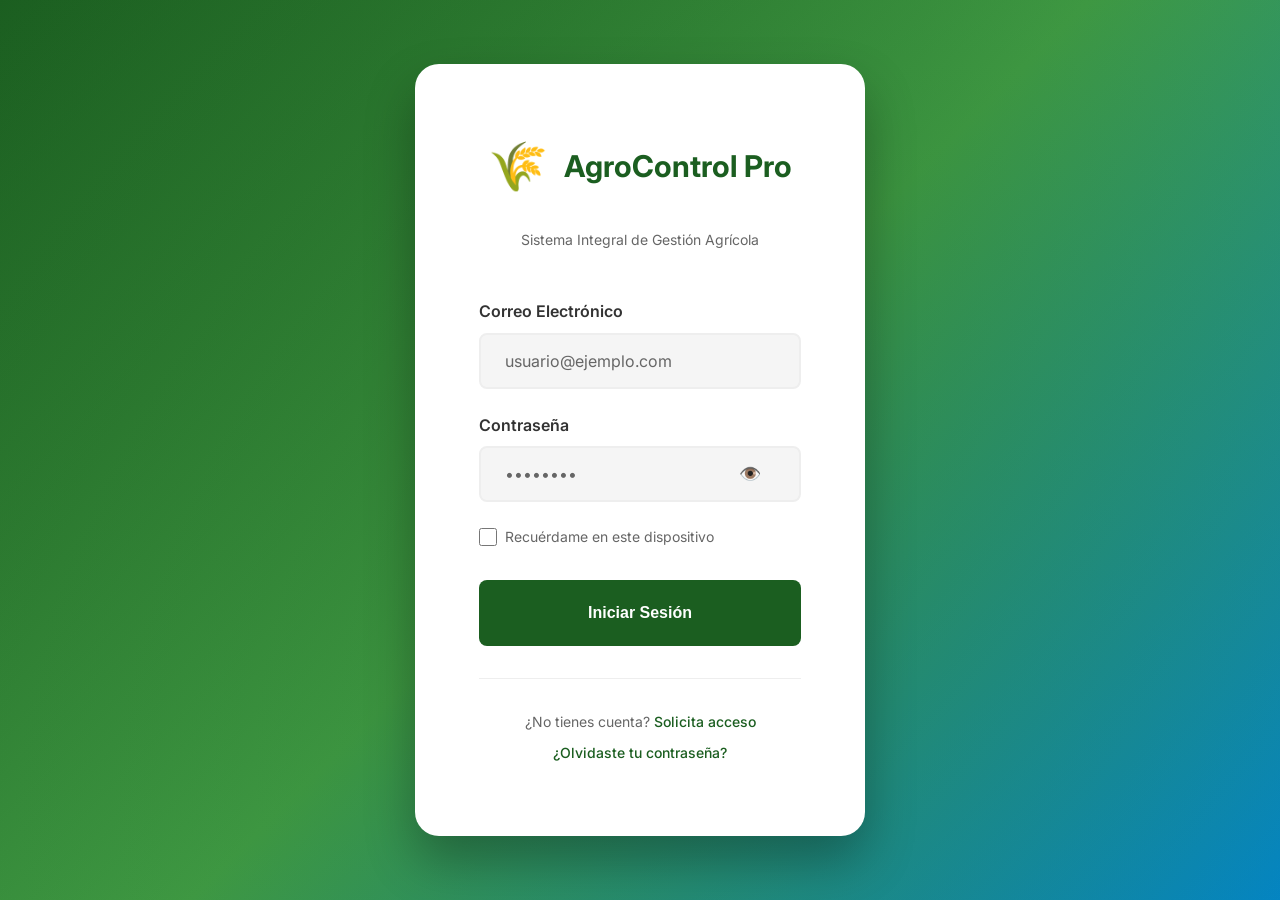
<file: index.html>
<!DOCTYPE html>
<html lang="es">
<head>
    <meta charset="UTF-8">
    <meta name="viewport" content="width=device-width, initial-scale=1.0">
    <title>AgroControl Pro - Sistema de Gestión Agrícola</title>
    <link rel="stylesheet" href="./frontend/css/main.css">
    <link rel="stylesheet" href="./frontend/css/login.css">
    <link href="https://fonts.googleapis.com/css2?family=Inter:wght@300;400;500;600;700&display=swap" rel="stylesheet">
</head>
<body class="login-body">
    <div class="login-container">
        <div class="login-card">
            <div class="login-header">
                <div class="logo-section">
                    <div class="logo-icon">🌾</div>
                    <h1>AgroControl Pro</h1>
                </div>
                <p class="login-subtitle">Sistema Integral de Gestión Agrícola</p>
            </div>

            <form class="login-form" id="loginForm">
                <div class="form-group">
                    <label for="email" class="form-label">Correo Electrónico</label>
                    <input 
                        type="email" 
                        id="email" 
                        name="email" 
                        class="form-input" 
                        placeholder="usuario@ejemplo.com"
                        required
                    >
                    <span class="error-message" id="emailError"></span>
                </div>

                <div class="form-group">
                    <label for="password" class="form-label">Contraseña</label>
                    <div class="password-input-wrapper">
                        <input 
                            type="password" 
                            id="password" 
                            name="password" 
                            class="form-input" 
                            placeholder="••••••••"
                            required
                        >
                        <button type="button" class="toggle-password" id="togglePassword">
                            <span class="icon">👁️</span>
                        </button>
                    </div>
                    <span class="error-message" id="passwordError"></span>
                </div>

                <div class="form-remember">
                    <input 
                        type="checkbox" 
                        id="remember" 
                        name="remember"
                        class="checkbox-input"
                    >
                    <label for="remember" class="checkbox-label">Recuérdame en este dispositivo</label>
                </div>

                <button type="submit" class="btn btn-primary btn-login" id="loginButton">
                    <span class="btn-text">Iniciar Sesión</span>
                    <span class="btn-loader" style="display: none;">⏳</span>
                </button>

                <div class="error-message-general" id="generalError" style="display: none;"></div>
                <div class="success-message" id="successMessage" style="display: none;"></div>
            </form>

            <div class="login-footer">
                <p class="footer-text">
                    ¿No tienes cuenta? <a href="#" class="footer-link">Solicita acceso</a>
                </p>
                <p class="footer-text">
                    <a href="#" class="footer-link">¿Olvidaste tu contraseña?</a>
                </p>
            </div>
        </div>

        <div class="login-background">
            <div class="gradient-blur"></div>
        </div>
    </div>

    <script src="./frontend/js/auth.js"></script>
</body>
</html>
</file>
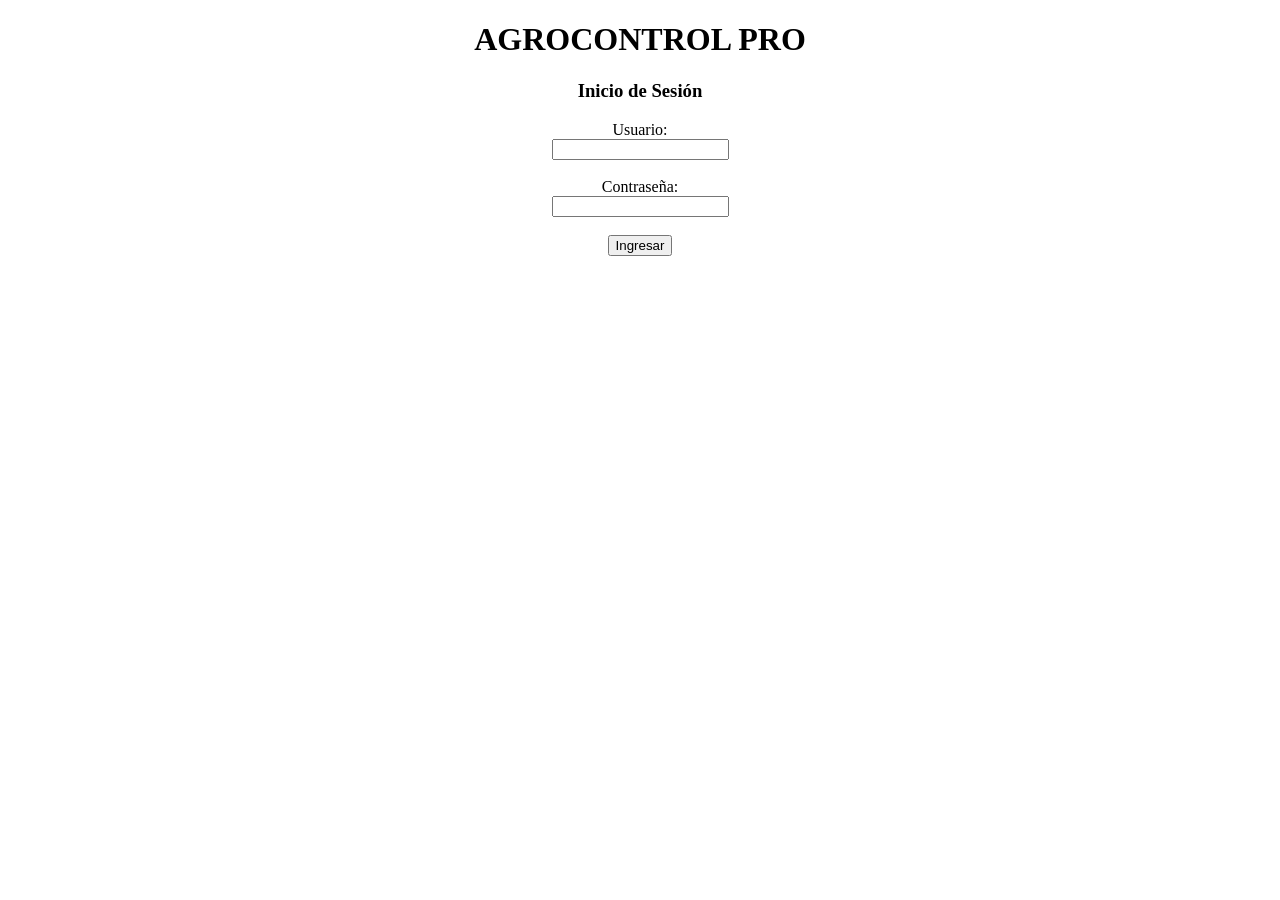
<file: frontend/index.html>
<!DOCTYPE html>
<html lang="es">
<head>
    <meta charset="UTF-8">
    <title>AgroControl - Login</title>
</head>
<body>

    <center>
        <h1>AGROCONTROL PRO</h1>
        <h3>Inicio de Sesión</h3>
        
        <form action="../backend/login.php" method="POST">
            <label>Usuario:</label><br>
            <input type="text" name="usuario" required><br><br>

            <label>Contraseña:</label><br>
            <input type="password" name="contraseña" required><br><br>

            <input type="submit" value="Ingresar">
        </form>
    </center>

</body>
</html>
</file>
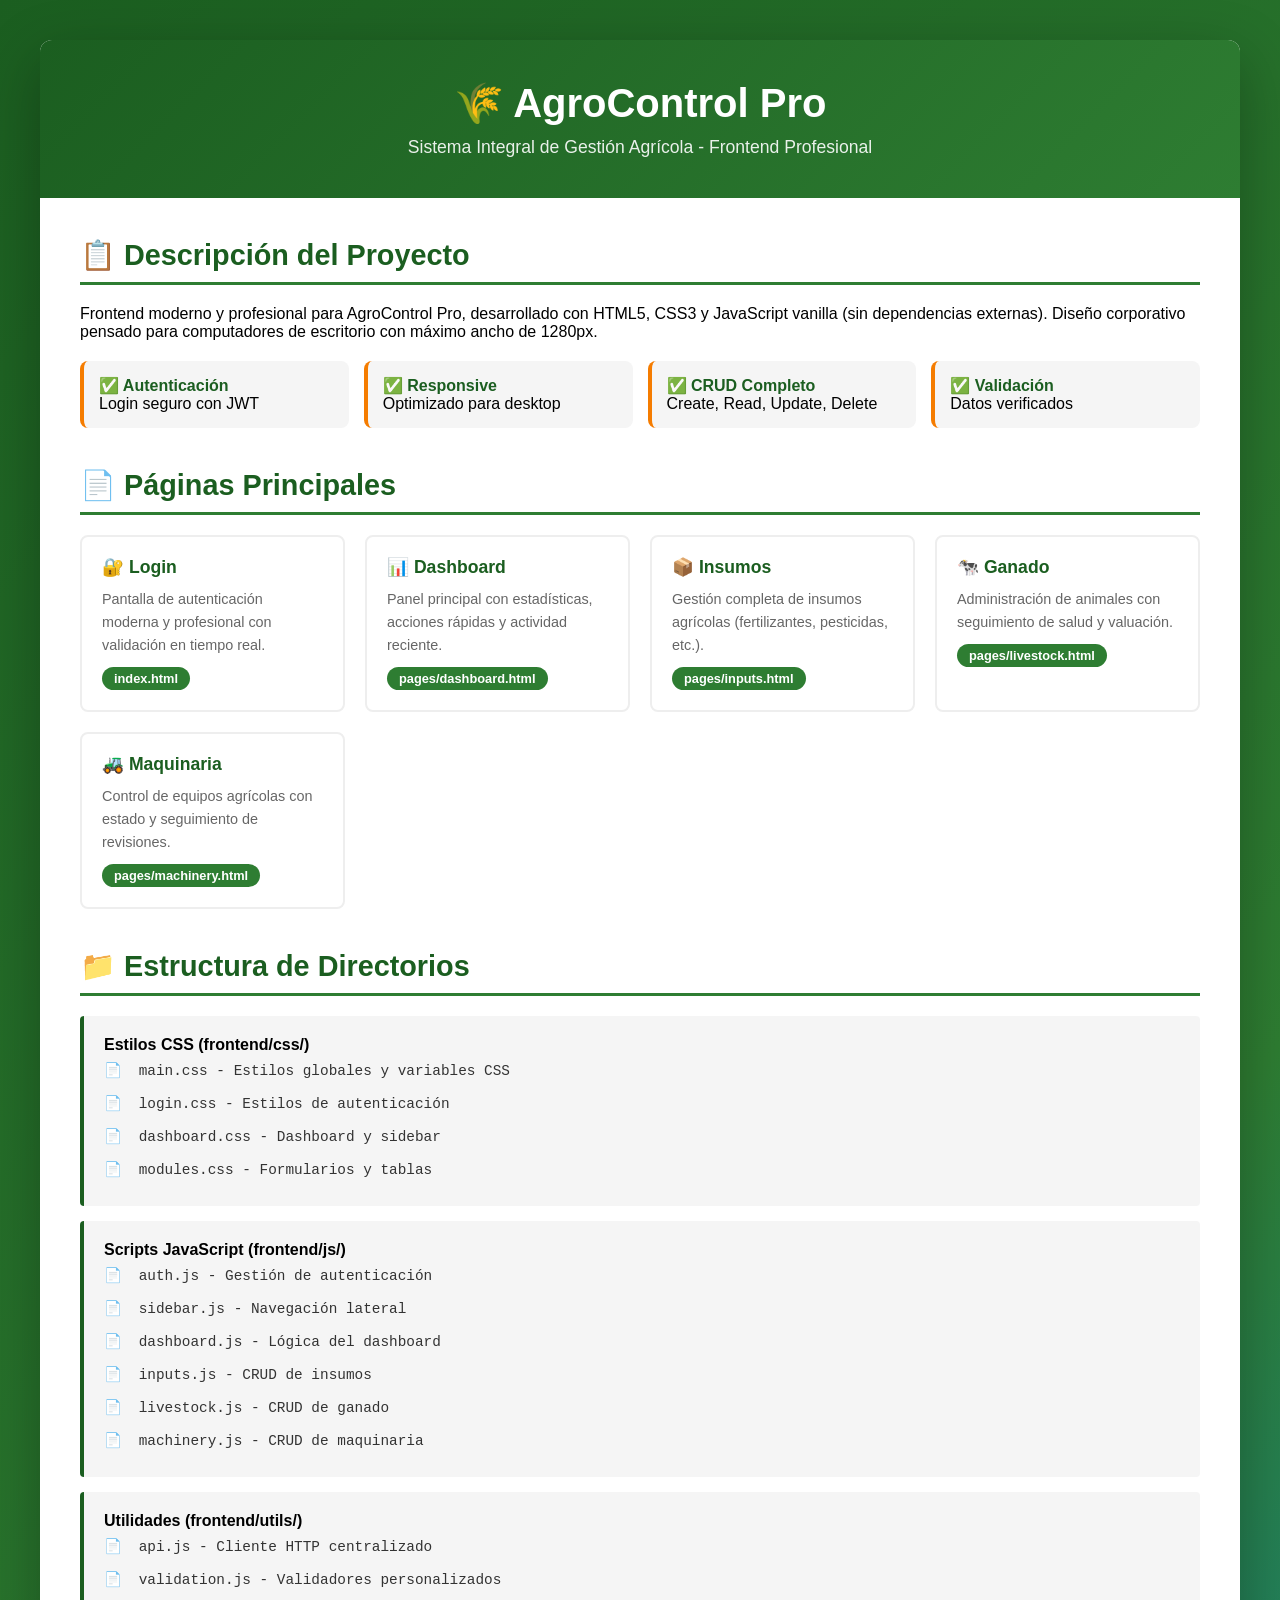
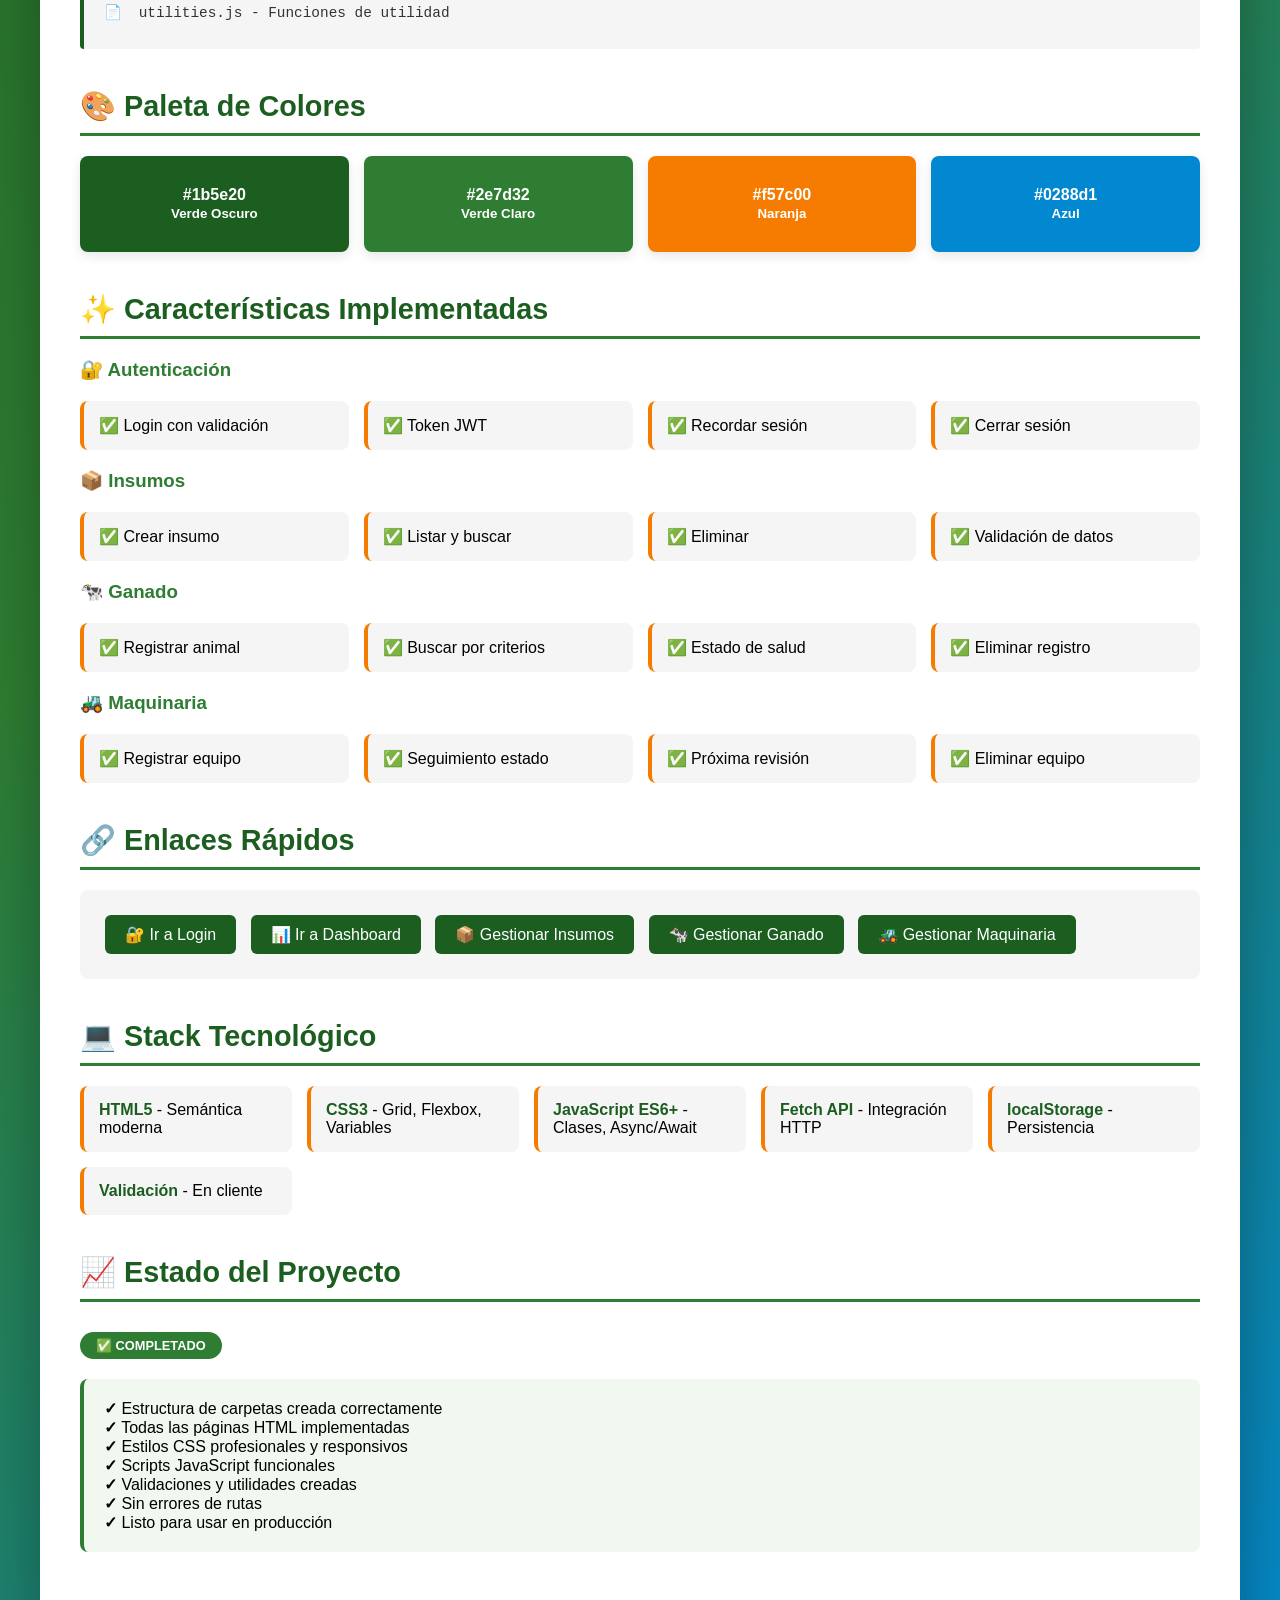
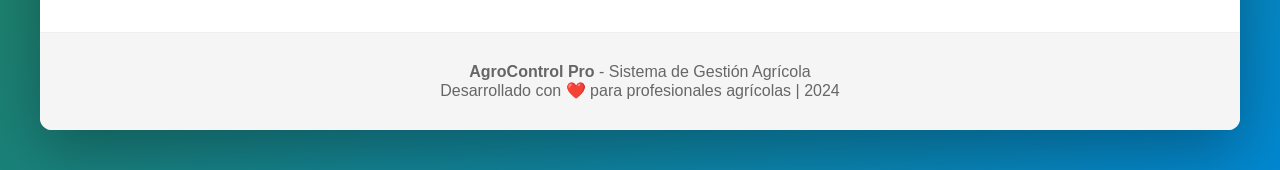
<file: ESTRUCTURA_FRONTEND.html>
<!DOCTYPE html>
<html lang="es">
<head>
    <meta charset="UTF-8">
    <meta name="viewport" content="width=device-width, initial-scale=1.0">
    <title>AgroControl Pro - Estructura del Frontend</title>
    <style>
        * {
            margin: 0;
            padding: 0;
            box-sizing: border-box;
        }

        body {
            font-family: 'Inter', -apple-system, BlinkMacSystemFont, 'Segoe UI', sans-serif;
            background: linear-gradient(135deg, #1b5e20 0%, #2e7d32 50%, #0288d1 100%);
            min-height: 100vh;
            padding: 40px 20px;
        }

        .container {
            max-width: 1200px;
            margin: 0 auto;
            background: white;
            border-radius: 12px;
            box-shadow: 0 20px 60px rgba(0, 0, 0, 0.3);
            overflow: hidden;
        }

        .header {
            background: linear-gradient(135deg, #1b5e20 0%, #2e7d32 100%);
            color: white;
            padding: 40px;
            text-align: center;
        }

        .header h1 {
            font-size: 2.5rem;
            margin-bottom: 10px;
        }

        .header p {
            font-size: 1.1rem;
            opacity: 0.9;
        }

        .content {
            padding: 40px;
        }

        .section {
            margin-bottom: 40px;
        }

        .section h2 {
            color: #1b5e20;
            margin-bottom: 20px;
            font-size: 1.8rem;
            border-bottom: 3px solid #2e7d32;
            padding-bottom: 10px;
        }

        .grid {
            display: grid;
            grid-template-columns: repeat(auto-fit, minmax(250px, 1fr));
            gap: 20px;
            margin-bottom: 30px;
        }

        .card {
            background: white;
            border: 2px solid #eeeeee;
            border-radius: 8px;
            padding: 20px;
            transition: all 300ms ease;
            cursor: pointer;
        }

        .card:hover {
            border-color: #1b5e20;
            box-shadow: 0 8px 20px rgba(27, 94, 32, 0.2);
            transform: translateY(-4px);
        }

        .card h3 {
            color: #1b5e20;
            margin-bottom: 10px;
            font-size: 1.1rem;
        }

        .card p {
            color: #666;
            font-size: 0.9rem;
            line-height: 1.6;
        }

        .badge {
            display: inline-block;
            background: #2e7d32;
            color: white;
            padding: 4px 12px;
            border-radius: 20px;
            font-size: 0.8rem;
            margin-top: 10px;
            font-weight: 600;
        }

        .file-list {
            background: #f5f5f5;
            border-left: 4px solid #1b5e20;
            padding: 20px;
            border-radius: 4px;
            margin-top: 15px;
        }

        .file-list ul {
            list-style: none;
            padding: 0;
        }

        .file-list li {
            padding: 8px 0;
            color: #333;
            font-family: 'Courier New', monospace;
            font-size: 0.9rem;
        }

        .file-list li:before {
            content: "📄 ";
            margin-right: 8px;
        }

        .features {
            display: grid;
            grid-template-columns: repeat(auto-fit, minmax(200px, 1fr));
            gap: 15px;
            margin-top: 20px;
        }

        .feature {
            background: #f5f5f5;
            padding: 15px;
            border-radius: 8px;
            border-left: 4px solid #f57c00;
        }

        .feature strong {
            color: #1b5e20;
        }

        .color-palette {
            display: grid;
            grid-template-columns: repeat(auto-fit, minmax(120px, 1fr));
            gap: 15px;
            margin-top: 20px;
        }

        .color-box {
            border-radius: 8px;
            padding: 30px 15px;
            text-align: center;
            color: white;
            font-weight: 600;
            box-shadow: 0 4px 12px rgba(0, 0, 0, 0.1);
        }

        .color-primary {
            background: #1b5e20;
        }

        .color-secondary {
            background: #2e7d32;
        }

        .color-accent {
            background: #f57c00;
        }

        .color-info {
            background: #0288d1;
        }

        .quick-links {
            background: #f5f5f5;
            padding: 20px;
            border-radius: 8px;
            margin-top: 20px;
        }

        .quick-links a {
            display: inline-block;
            background: #1b5e20;
            color: white;
            padding: 10px 20px;
            border-radius: 6px;
            text-decoration: none;
            margin: 5px;
            transition: all 300ms ease;
            font-weight: 500;
        }

        .quick-links a:hover {
            background: #2e7d32;
            transform: translateY(-2px);
            box-shadow: 0 4px 12px rgba(27, 94, 32, 0.3);
        }

        .footer {
            background: #f5f5f5;
            padding: 30px 40px;
            text-align: center;
            color: #666;
            border-top: 1px solid #eeeeee;
        }

        .status-badge {
            display: inline-block;
            background: #2e7d32;
            color: white;
            padding: 6px 16px;
            border-radius: 20px;
            font-size: 0.8rem;
            font-weight: 600;
            margin-top: 10px;
        }

        @media (max-width: 768px) {
            .header h1 {
                font-size: 1.8rem;
            }

            .content {
                padding: 20px;
            }

            .grid {
                grid-template-columns: 1fr;
            }
        }
    </style>
</head>
<body>
    <div class="container">
        <div class="header">
            <h1>🌾 AgroControl Pro</h1>
            <p>Sistema Integral de Gestión Agrícola - Frontend Profesional</p>
        </div>

        <div class="content">
            <!-- Overview Section -->
            <div class="section">
                <h2>📋 Descripción del Proyecto</h2>
                <p>Frontend moderno y profesional para AgroControl Pro, desarrollado con HTML5, CSS3 y JavaScript vanilla (sin dependencias externas). Diseño corporativo pensado para computadores de escritorio con máximo ancho de 1280px.</p>
                
                <div class="features">
                    <div class="feature">
                        <strong>✅ Autenticación</strong>
                        <p>Login seguro con JWT</p>
                    </div>
                    <div class="feature">
                        <strong>✅ Responsive</strong>
                        <p>Optimizado para desktop</p>
                    </div>
                    <div class="feature">
                        <strong>✅ CRUD Completo</strong>
                        <p>Create, Read, Update, Delete</p>
                    </div>
                    <div class="feature">
                        <strong>✅ Validación</strong>
                        <p>Datos verificados</p>
                    </div>
                </div>
            </div>

            <!-- Páginas Section -->
            <div class="section">
                <h2>📄 Páginas Principales</h2>
                <div class="grid">
                    <div class="card">
                        <h3>🔐 Login</h3>
                        <p>Pantalla de autenticación moderna y profesional con validación en tiempo real.</p>
                        <div class="badge">index.html</div>
                    </div>

                    <div class="card">
                        <h3>📊 Dashboard</h3>
                        <p>Panel principal con estadísticas, acciones rápidas y actividad reciente.</p>
                        <div class="badge">pages/dashboard.html</div>
                    </div>

                    <div class="card">
                        <h3>📦 Insumos</h3>
                        <p>Gestión completa de insumos agrícolas (fertilizantes, pesticidas, etc.).</p>
                        <div class="badge">pages/inputs.html</div>
                    </div>

                    <div class="card">
                        <h3>🐄 Ganado</h3>
                        <p>Administración de animales con seguimiento de salud y valuación.</p>
                        <div class="badge">pages/livestock.html</div>
                    </div>

                    <div class="card">
                        <h3>🚜 Maquinaria</h3>
                        <p>Control de equipos agrícolas con estado y seguimiento de revisiones.</p>
                        <div class="badge">pages/machinery.html</div>
                    </div>
                </div>
            </div>

            <!-- Estructura de Carpetas -->
            <div class="section">
                <h2>📁 Estructura de Directorios</h2>
                
                <div class="file-list">
                    <strong>Estilos CSS (frontend/css/)</strong>
                    <ul>
                        <li>main.css - Estilos globales y variables CSS</li>
                        <li>login.css - Estilos de autenticación</li>
                        <li>dashboard.css - Dashboard y sidebar</li>
                        <li>modules.css - Formularios y tablas</li>
                    </ul>
                </div>

                <div class="file-list" style="margin-top: 15px;">
                    <strong>Scripts JavaScript (frontend/js/)</strong>
                    <ul>
                        <li>auth.js - Gestión de autenticación</li>
                        <li>sidebar.js - Navegación lateral</li>
                        <li>dashboard.js - Lógica del dashboard</li>
                        <li>inputs.js - CRUD de insumos</li>
                        <li>livestock.js - CRUD de ganado</li>
                        <li>machinery.js - CRUD de maquinaria</li>
                    </ul>
                </div>

                <div class="file-list" style="margin-top: 15px;">
                    <strong>Utilidades (frontend/utils/)</strong>
                    <ul>
                        <li>api.js - Cliente HTTP centralizado</li>
                        <li>validation.js - Validadores personalizados</li>
                        <li>utilities.js - Funciones de utilidad</li>
                    </ul>
                </div>
            </div>

            <!-- Paleta de Colores -->
            <div class="section">
                <h2>🎨 Paleta de Colores</h2>
                <div class="color-palette">
                    <div class="color-box color-primary">
                        <div>#1b5e20</div>
                        <small>Verde Oscuro</small>
                    </div>
                    <div class="color-box color-secondary">
                        <div>#2e7d32</div>
                        <small>Verde Claro</small>
                    </div>
                    <div class="color-box color-accent">
                        <div>#f57c00</div>
                        <small>Naranja</small>
                    </div>
                    <div class="color-box color-info">
                        <div>#0288d1</div>
                        <small>Azul</small>
                    </div>
                </div>
            </div>

            <!-- Características Implementadas -->
            <div class="section">
                <h2>✨ Características Implementadas</h2>
                
                <h3 style="color: #2e7d32; margin-top: 20px; margin-bottom: 15px;">🔐 Autenticación</h3>
                <div class="features">
                    <div class="feature">✅ Login con validación</div>
                    <div class="feature">✅ Token JWT</div>
                    <div class="feature">✅ Recordar sesión</div>
                    <div class="feature">✅ Cerrar sesión</div>
                </div>

                <h3 style="color: #2e7d32; margin-top: 20px; margin-bottom: 15px;">📦 Insumos</h3>
                <div class="features">
                    <div class="feature">✅ Crear insumo</div>
                    <div class="feature">✅ Listar y buscar</div>
                    <div class="feature">✅ Eliminar</div>
                    <div class="feature">✅ Validación de datos</div>
                </div>

                <h3 style="color: #2e7d32; margin-top: 20px; margin-bottom: 15px;">🐄 Ganado</h3>
                <div class="features">
                    <div class="feature">✅ Registrar animal</div>
                    <div class="feature">✅ Buscar por criterios</div>
                    <div class="feature">✅ Estado de salud</div>
                    <div class="feature">✅ Eliminar registro</div>
                </div>

                <h3 style="color: #2e7d32; margin-top: 20px; margin-bottom: 15px;">🚜 Maquinaria</h3>
                <div class="features">
                    <div class="feature">✅ Registrar equipo</div>
                    <div class="feature">✅ Seguimiento estado</div>
                    <div class="feature">✅ Próxima revisión</div>
                    <div class="feature">✅ Eliminar equipo</div>
                </div>
            </div>

            <!-- Links Rápidos -->
            <div class="section">
                <h2>🔗 Enlaces Rápidos</h2>
                <div class="quick-links">
                    <a href="../index.html">🔐 Ir a Login</a>
                    <a href="../frontend/pages/dashboard.html">📊 Ir a Dashboard</a>
                    <a href="../frontend/pages/inputs.html">📦 Gestionar Insumos</a>
                    <a href="../frontend/pages/livestock.html">🐄 Gestionar Ganado</a>
                    <a href="../frontend/pages/machinery.html">🚜 Gestionar Maquinaria</a>
                </div>
            </div>

            <!-- Stack Tecnológico -->
            <div class="section">
                <h2>💻 Stack Tecnológico</h2>
                <div class="features">
                    <div class="feature"><strong>HTML5</strong> - Semántica moderna</div>
                    <div class="feature"><strong>CSS3</strong> - Grid, Flexbox, Variables</div>
                    <div class="feature"><strong>JavaScript ES6+</strong> - Clases, Async/Await</div>
                    <div class="feature"><strong>Fetch API</strong> - Integración HTTP</div>
                    <div class="feature"><strong>localStorage</strong> - Persistencia</div>
                    <div class="feature"><strong>Validación</strong> - En cliente</div>
                </div>
            </div>

            <!-- Estado del Proyecto -->
            <div class="section">
                <h2>📈 Estado del Proyecto</h2>
                <p><span class="status-badge">✅ COMPLETADO</span></p>
                <div style="margin-top: 20px; background: #f0f8f0; padding: 20px; border-radius: 8px; border-left: 4px solid #2e7d32;">
                    <p><strong>✓</strong> Estructura de carpetas creada correctamente</p>
                    <p><strong>✓</strong> Todas las páginas HTML implementadas</p>
                    <p><strong>✓</strong> Estilos CSS profesionales y responsivos</p>
                    <p><strong>✓</strong> Scripts JavaScript funcionales</p>
                    <p><strong>✓</strong> Validaciones y utilidades creadas</p>
                    <p><strong>✓</strong> Sin errores de rutas</p>
                    <p><strong>✓</strong> Listo para usar en producción</p>
                </div>
            </div>
        </div>

        <div class="footer">
            <p><strong>AgroControl Pro</strong> - Sistema de Gestión Agrícola</p>
            <p>Desarrollado con ❤️ para profesionales agrícolas | 2024</p>
        </div>
    </div>
</body>
</html>
</file>
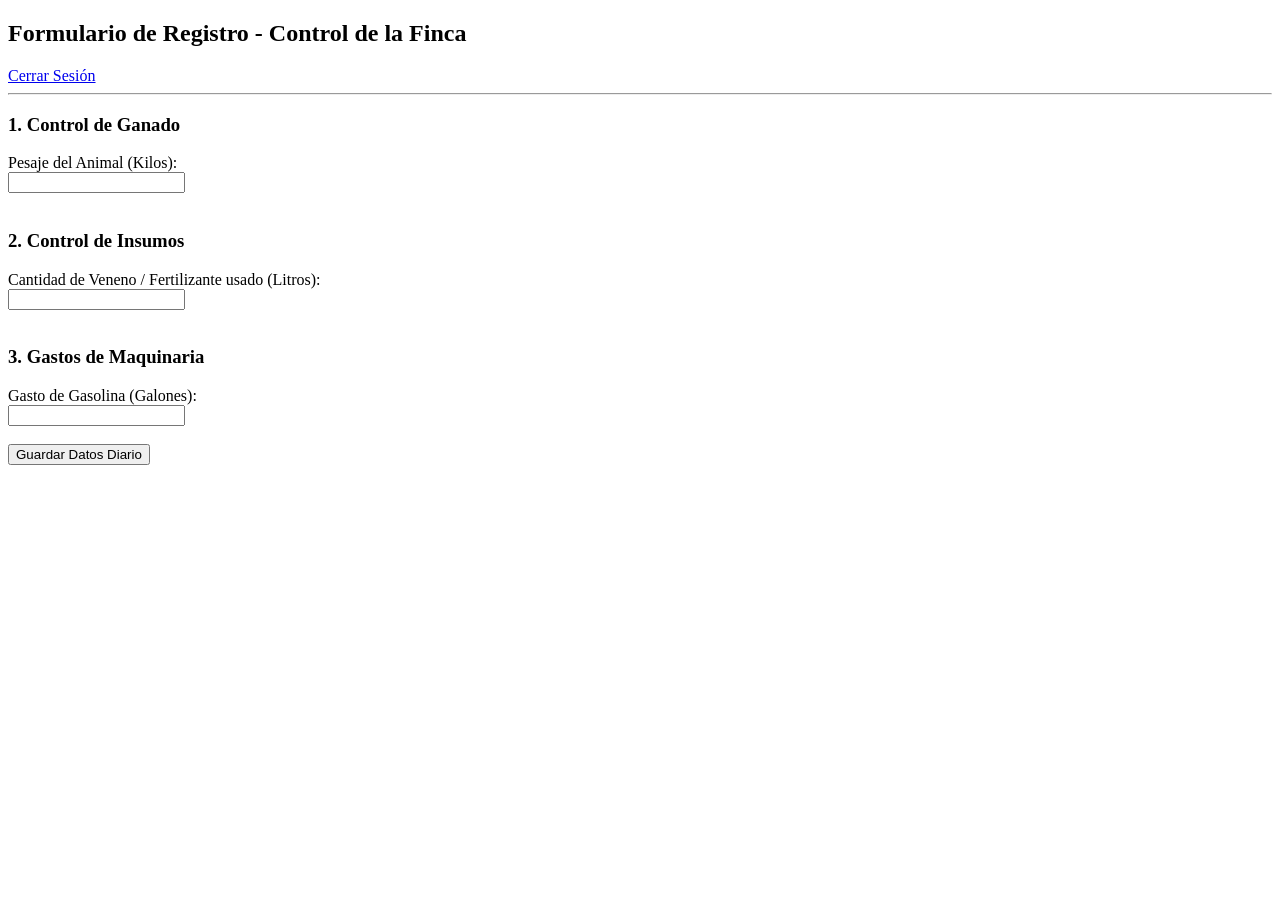
<file: frontend/formulario.html>
<!DOCTYPE html>
<html lang="es">
<head>
    <meta charset="UTF-8">
    <title>AgroControl - Registro diario</title>
</head>
<body>

    <h2>Formulario de Registro - Control de la Finca</h2>
    <a href="index.html">Cerrar Sesión</a>
    <hr>

    <form action="../backend/guardar.php" method="POST">
        <h3>1. Control de Ganado</h3>
        <label>Pesaje del Animal (Kilos):</label><br>
        <input type="number" name="peso_ganado"><br><br>

        <h3>2. Control de Insumos</h3>
        <label>Cantidad de Veneno / Fertilizante usado (Litros):</label><br>
        <input type="number" name="cantidad_insumo"><br><br>

        <h3>3. Gastos de Maquinaria</h3>
        <label>Gasto de Gasolina (Galones):</label><br>
        <input type="number" name="gasolina"><br><br>

        <input type="submit" value="Guardar Datos Diario">
    </form>

</body>
</html>
</file>
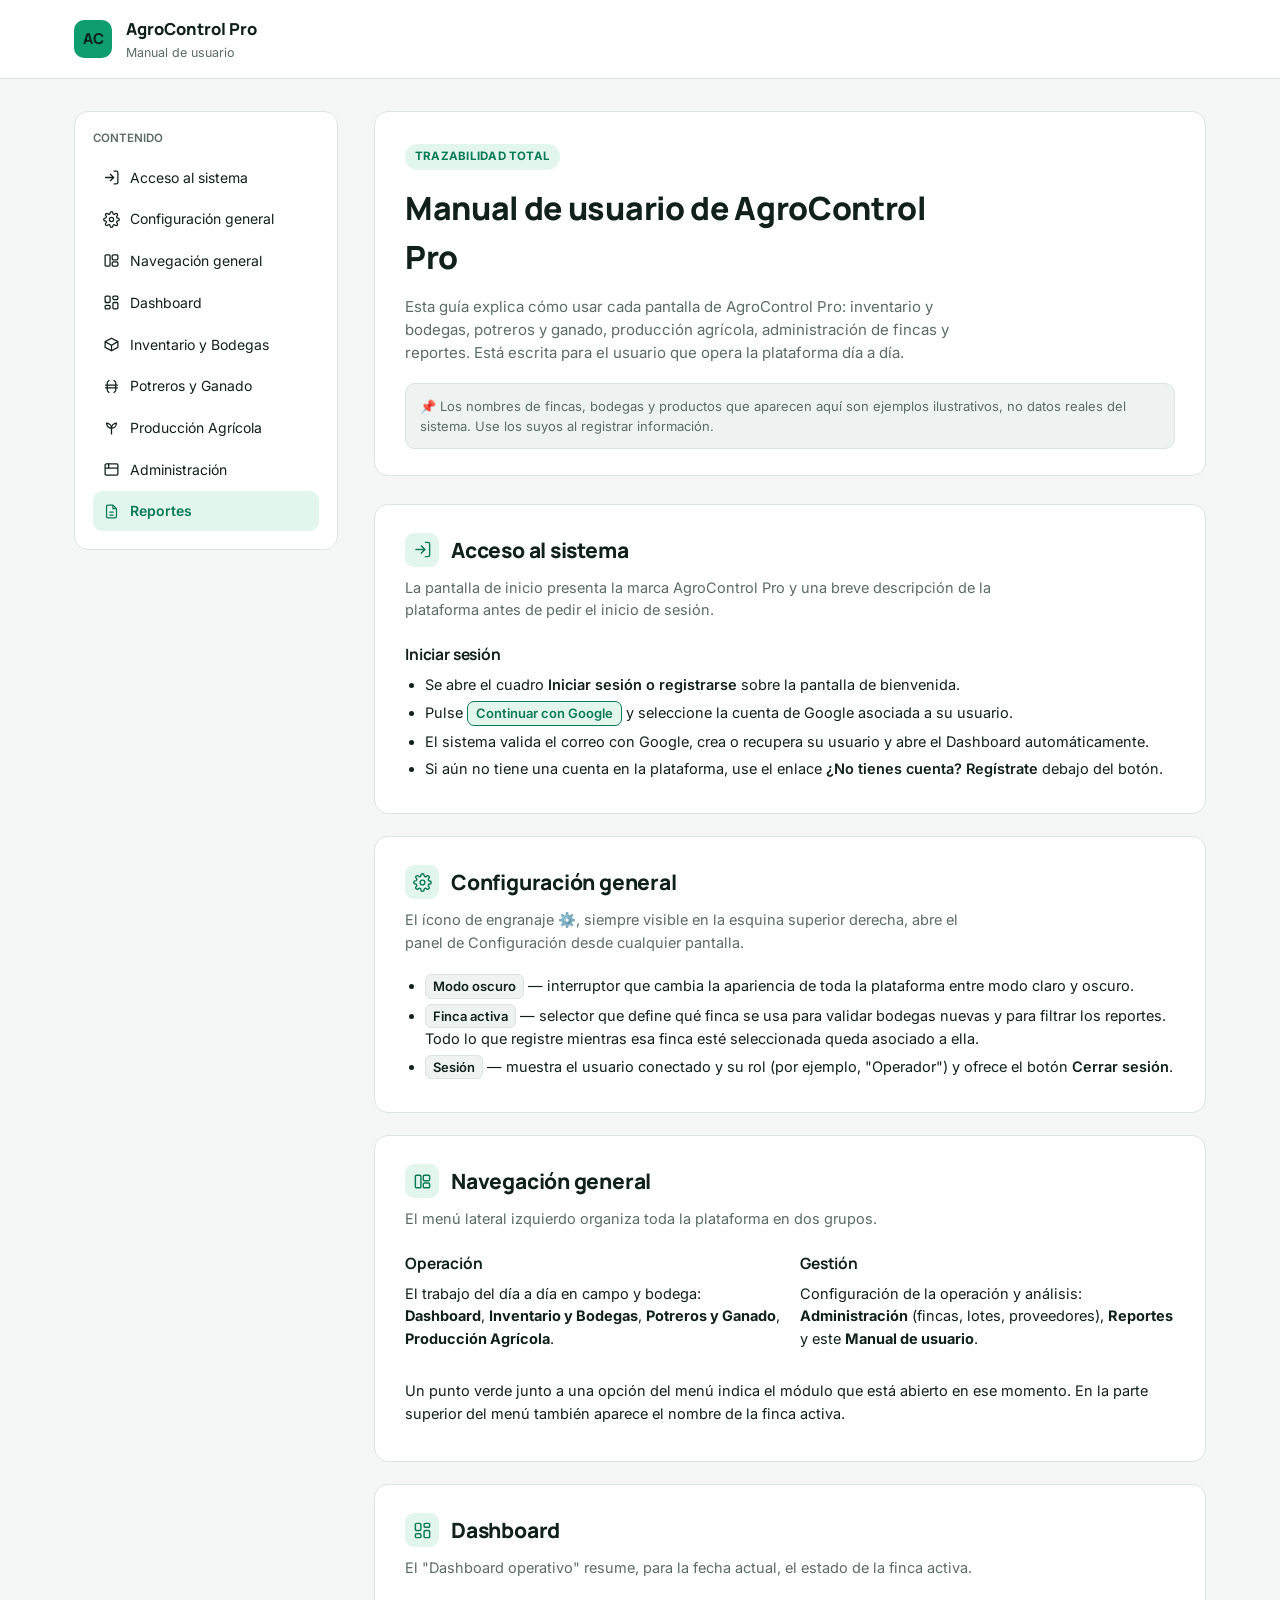
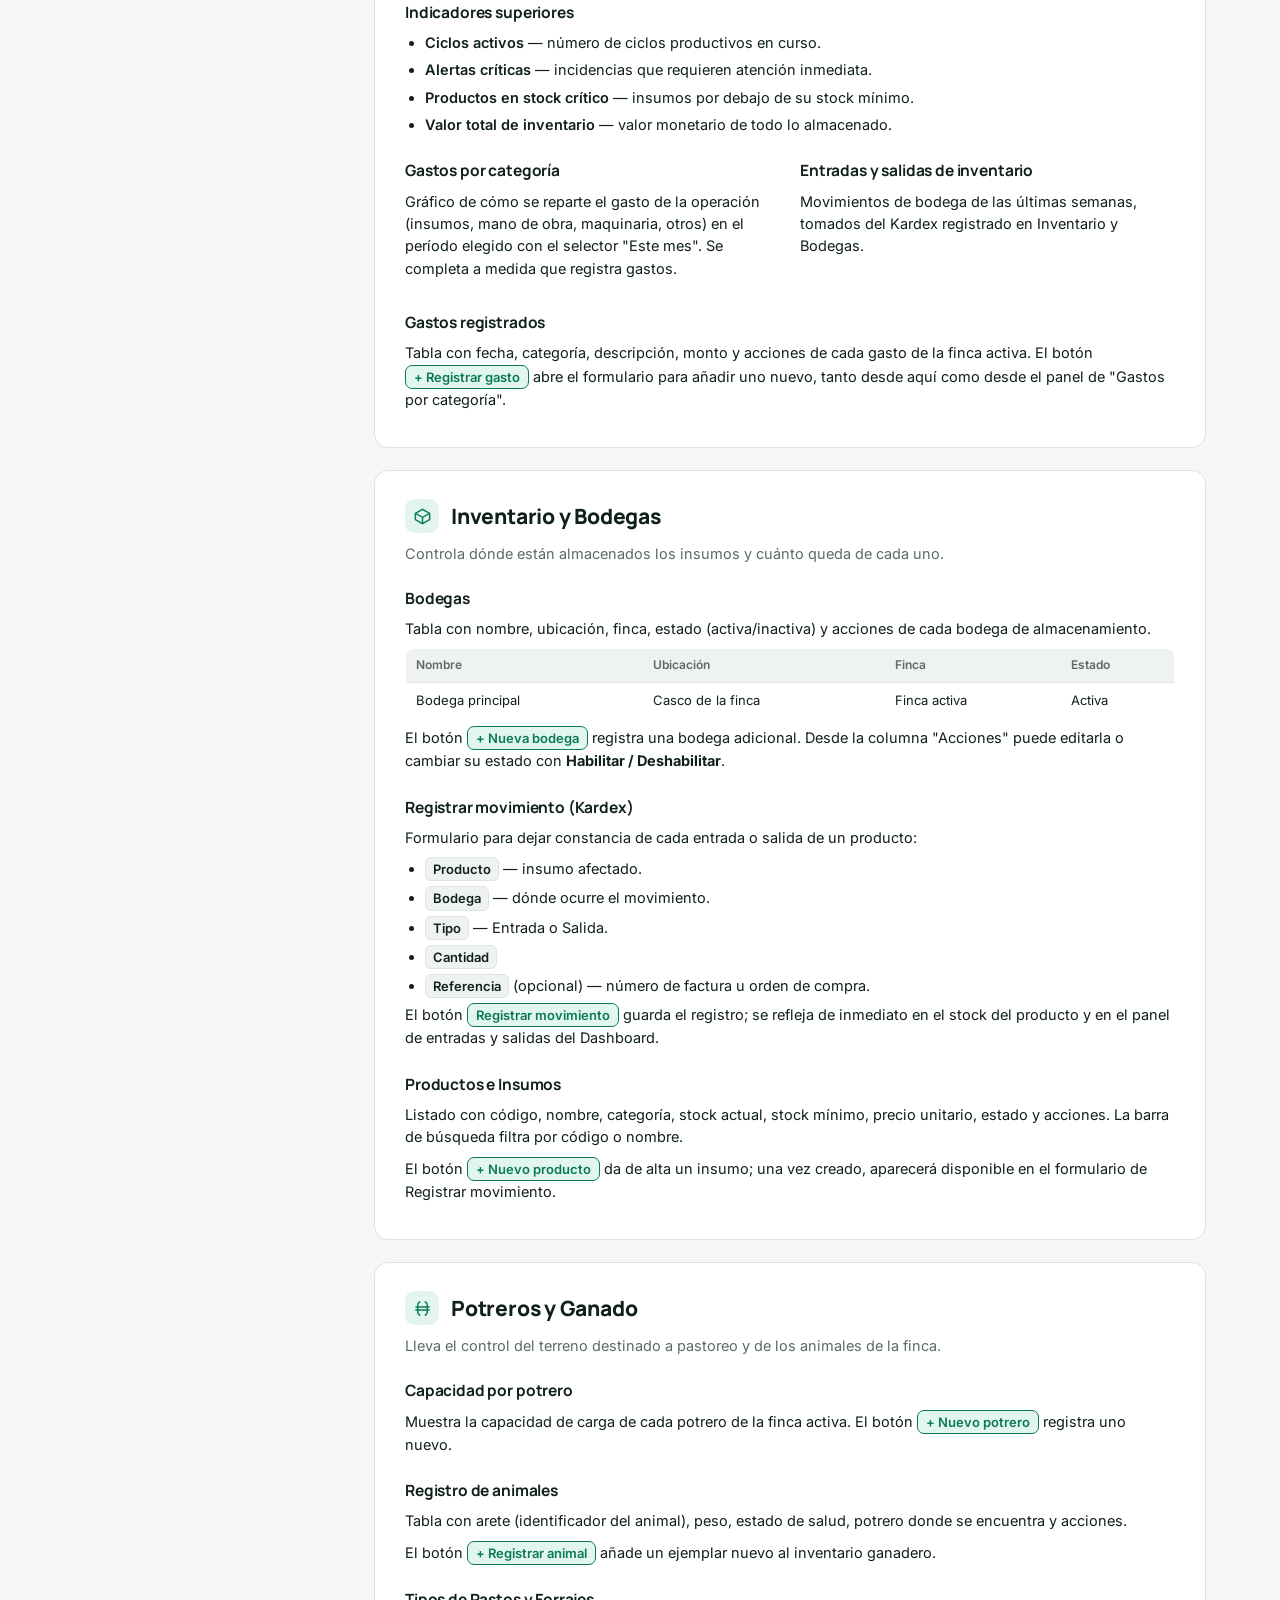
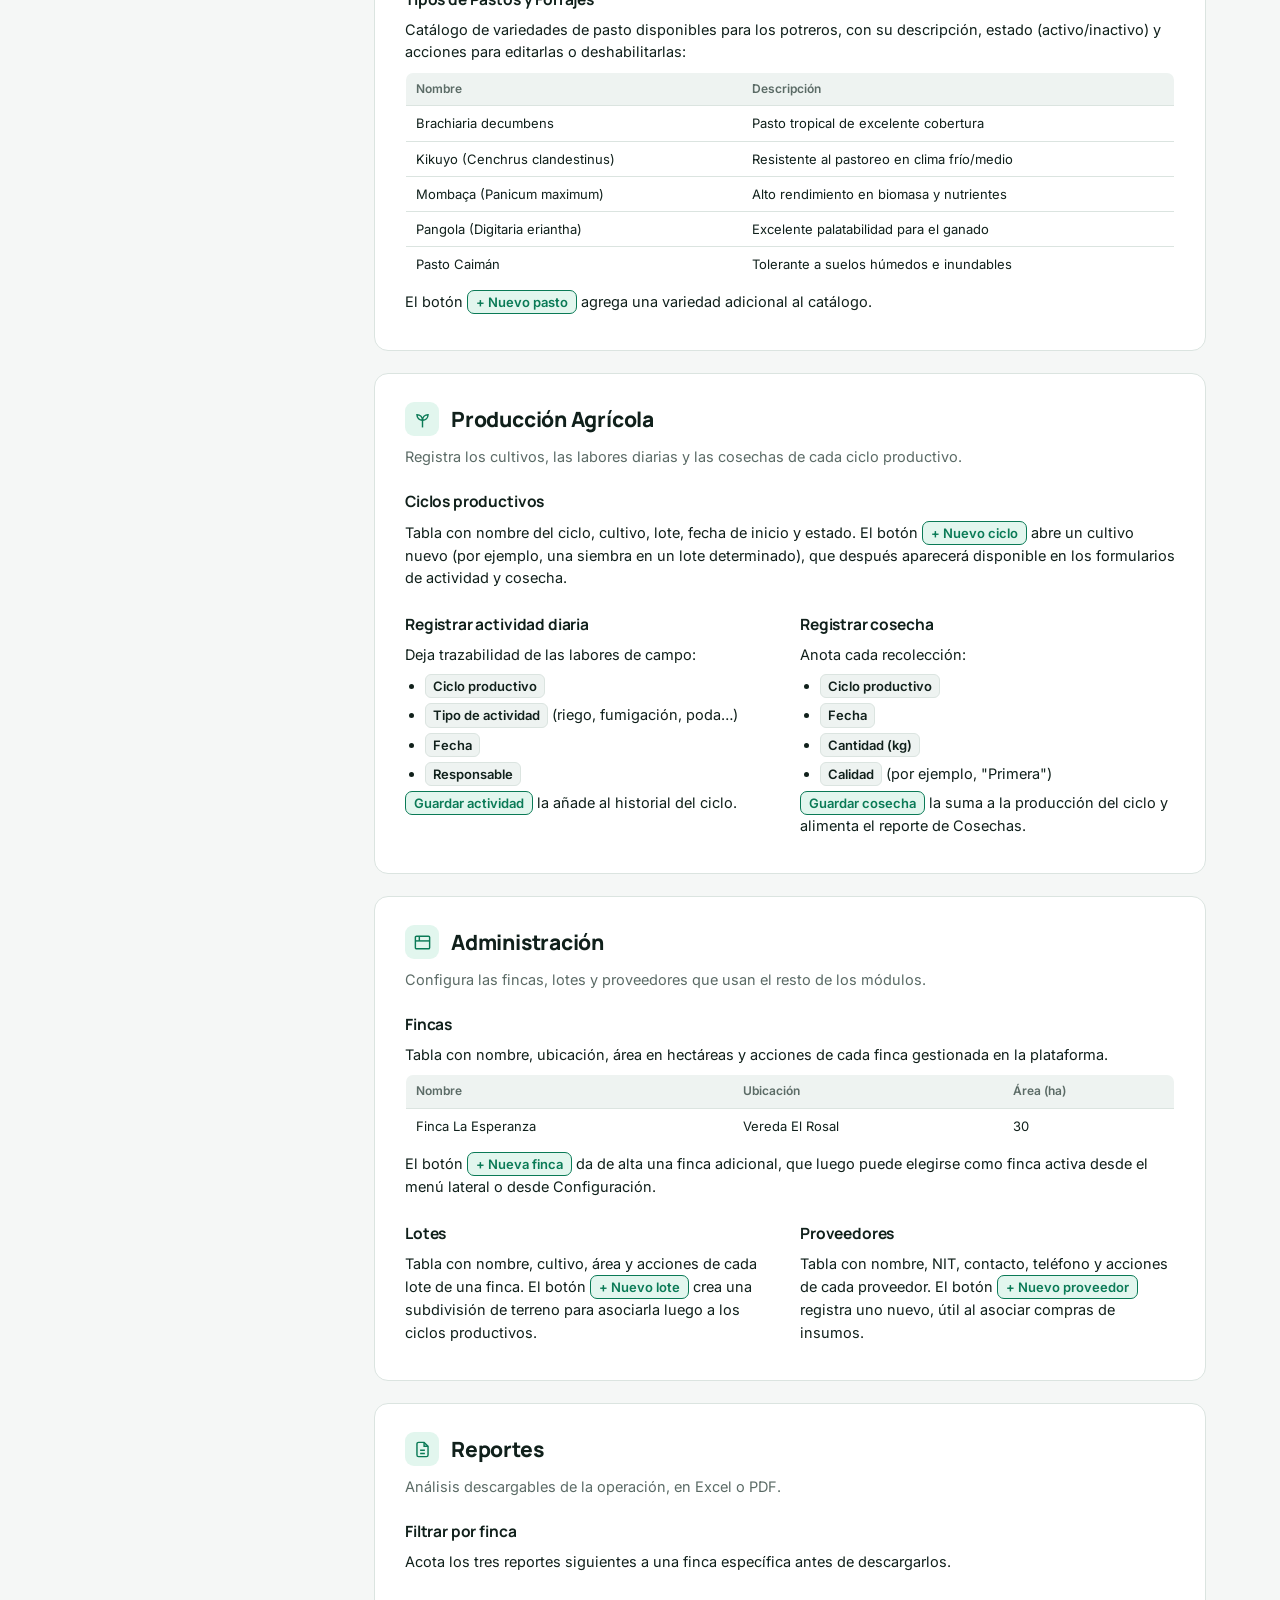
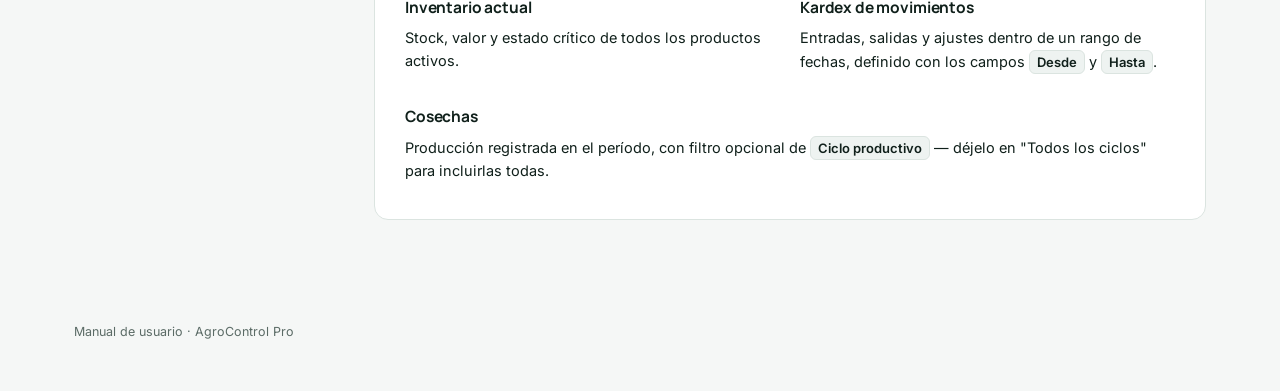
<file: agrocontrol-pro/frontend/manual.html>
<!DOCTYPE html>
<html lang="es">
<head>
<meta charset="UTF-8">
<meta name="viewport" content="width=device-width, initial-scale=1, viewport-fit=cover">
<title>Manual de usuario — AgroControl Pro</title>
<link rel="preconnect" href="https://fonts.googleapis.com">
<link rel="preconnect" href="https://fonts.gstatic.com" crossorigin>
<link href="https://fonts.googleapis.com/css2?family=Manrope:wght@500;700;800&family=Inter:wght@400;500;600&display=swap" rel="stylesheet">
<script>
  // Sincroniza el tema con AgroControl Pro: primero mira si vino por la URL
  // (?tema=claro|oscuro, como lo manda el iframe del index), y si no,
  // usa el mismo valor guardado por la app principal en localStorage.
  (function(){
    try{
      const parametro = new URLSearchParams(location.search).get("tema");
      const guardado = localStorage.getItem("agrocontrol_tema");
      const tema = parametro || guardado || "claro";
      document.documentElement.setAttribute("data-theme", tema === "oscuro" ? "dark" : "light");
    }catch(e){}
  })();
</script>
<style>
  :root{
    --bg:#f5f7f6;
    --surface:#ffffff;
    --surface-2:#eef3f1;
    --border:#dbe4e0;
    --text:#10201b;
    --text-muted:#5b6b66;
    --accent:#0e9d6e;
    --accent-strong:#0a7a56;
    --accent-soft:#e2f6ee;
    --danger:#c94b4b;
    --warn:#b07a1c;
    --radius:14px;
    --sidebar-w:264px;
  }
  @media (prefers-color-scheme: dark){
    :root:not([data-theme="light"]){
      --bg:#0a0f0d;
      --surface:#121b19;
      --surface-2:#16211e;
      --border:#233530;
      --text:#eef4f2;
      --text-muted:#8fa39d;
      --accent:#2fe5a3;
      --accent-strong:#57edb4;
      --accent-soft:#123226;
      --danger:#ef6b6b;
      --warn:#f2b84b;
    }
  }
  :root[data-theme="dark"]{
    --bg:#0a0f0d;
    --surface:#121b19;
    --surface-2:#16211e;
    --border:#233530;
    --text:#eef4f2;
    --text-muted:#8fa39d;
    --accent:#2fe5a3;
    --accent-strong:#57edb4;
    --accent-soft:#123226;
    --danger:#ef6b6b;
    --warn:#f2b84b;
  }

  *{box-sizing:border-box;}
  html{scroll-behavior:smooth; scroll-padding-top:96px;}
  body{
    margin:0;
    background:var(--bg);
    color:var(--text);
    font-family:'Inter', -apple-system, BlinkMacSystemFont, "Segoe UI", sans-serif;
    padding-top:env(safe-area-inset-top,0px);
    padding-bottom:env(safe-area-inset-bottom,0px);
    line-height:1.55;
  }
  h1,h2,h3{font-family:'Manrope', 'Inter', sans-serif; letter-spacing:-0.01em; margin:0;}

  a{color:var(--accent-strong);}

  .topbar{
    position:sticky; top:0; z-index:20;
    padding-top:env(safe-area-inset-top,0px);
    background:var(--surface);
    border-bottom:1px solid var(--border);
  }
  .topbar-inner{
    max-width:1180px; margin:0 auto;
    display:flex; align-items:center; gap:14px;
    padding:16px 24px;
  }
  .logo-chip{
    width:38px; height:38px; border-radius:10px;
    background:var(--accent); color:#06231a;
    display:flex; align-items:center; justify-content:center;
    font-family:'Manrope',sans-serif; font-weight:800; font-size:15px;
    flex-shrink:0;
  }
  .topbar-titles{display:flex; flex-direction:column; gap:1px;}
  .topbar-titles .app{font-family:'Manrope',sans-serif; font-weight:800; font-size:16.5px;}
  .topbar-titles .sub{font-size:12.5px; color:var(--text-muted);}

  .layout{
    max-width:1180px; margin:0 auto;
    display:grid;
    grid-template-columns:var(--sidebar-w) 1fr;
    gap:36px;
    padding:32px 24px 80px;
    align-items:start;
  }

  nav.toc{
    position:sticky; top:78px;
    background:var(--surface);
    border:1px solid var(--border);
    border-radius:var(--radius);
    padding:18px;
    max-height:calc(100vh - 110px);
    overflow-y:auto;
  }
  nav.toc .eyebrow{
    font-size:11.5px; color:var(--text-muted);
    margin-bottom:10px; font-weight:600;
  }
  nav.toc ul{list-style:none; margin:0; padding:0; display:flex; flex-direction:column; gap:2px;}
  nav.toc a{
    display:flex; align-items:center; gap:10px;
    text-decoration:none; color:var(--text);
    padding:9px 10px; border-radius:9px; font-size:14px;
  }
  nav.toc a:hover{background:var(--surface-2);}
  nav.toc a.active{background:var(--accent-soft); color:var(--accent-strong); font-weight:600;}
  nav.toc svg{flex-shrink:0; width:17px; height:17px;}

  main{min-width:0;}

  .hero{
    background:var(--surface);
    border:1px solid var(--border);
    border-radius:var(--radius);
    padding:30px 30px 26px;
    margin-bottom:28px;
  }
  .hero .kicker{
    display:inline-block;
    font-size:11.5px; font-weight:700; letter-spacing:0.02em;
    color:var(--accent-strong);
    background:var(--accent-soft);
    padding:4px 10px; border-radius:999px;
    margin-bottom:14px;
  }
  .hero h1{font-size:clamp(24px,3.4vw,32px); font-weight:800; max-width:26ch;}
  .hero p{color:var(--text-muted); max-width:62ch; margin-top:12px; font-size:15px;}
  .hero .note{
    margin-top:18px;
    display:flex; gap:10px;
    font-size:13px; color:var(--text-muted);
    background:var(--surface-2);
    border:1px solid var(--border);
    border-radius:10px; padding:12px 14px;
  }

  section.card{
    background:var(--surface);
    border:1px solid var(--border);
    border-radius:var(--radius);
    padding:28px 30px;
    margin-bottom:22px;
    scroll-margin-top:90px;
  }
  section.card h2{
    display:flex; align-items:center; gap:12px;
    font-size:21px; font-weight:800; margin-bottom:6px;
  }
  section.card h2 .icon-wrap{
    width:34px; height:34px; border-radius:9px;
    background:var(--accent-soft); color:var(--accent-strong);
    display:flex; align-items:center; justify-content:center; flex-shrink:0;
  }
  section.card h2 .icon-wrap svg{width:19px; height:19px;}
  section.card > p.lead{color:var(--text-muted); font-size:14.5px; margin:10px 0 20px; max-width:66ch;}

  .block{margin-top:22px;}
  .block:first-of-type{margin-top:4px;}
  .block h3{font-size:15.5px; font-weight:700; margin-bottom:8px;}
  .block p{margin:0 0 8px; font-size:14.5px; color:var(--text);}
  .block ul{margin:8px 0 0; padding-left:20px; font-size:14.5px;}
  .block li{margin-bottom:5px;}
  .block li b{font-weight:600;}

  .btn-tag{
    display:inline-flex; align-items:center; gap:5px;
    background:var(--accent-soft); color:var(--accent-strong);
    border:1px solid var(--accent-strong);
    border-radius:7px; padding:1px 8px; font-size:13px; font-weight:600;
    font-family:'Inter',sans-serif;
  }
  .field-tag{
    display:inline-block;
    background:var(--surface-2); border:1px solid var(--border);
    border-radius:6px; padding:1px 7px; font-size:13px; font-weight:600;
  }

  .subgrid{
    display:grid; grid-template-columns:1fr 1fr; gap:20px;
  }
  @media (max-width:720px){.subgrid{grid-template-columns:1fr;}}

  .mini-table{
    width:100%; border-collapse:collapse; font-size:13px; margin-top:6px;
    border:1px solid var(--border); border-radius:8px; overflow:hidden;
  }
  .mini-table th, .mini-table td{
    text-align:left; padding:7px 10px; border-bottom:1px solid var(--border);
  }
  .mini-table th{background:var(--surface-2); font-weight:600; color:var(--text-muted); font-size:12px;}
  .mini-table tr:last-child td{border-bottom:none;}

  footer{
    max-width:1180px; margin:0 auto; padding:0 24px 50px;
    color:var(--text-muted); font-size:12.5px;
  }

  @media (max-width:880px){
    .layout{grid-template-columns:1fr; padding-top:20px;}
    nav.toc{
      position:static; max-height:none;
      display:flex; flex-wrap:nowrap; overflow-x:auto;
      gap:4px; padding:12px;
    }
    nav.toc .eyebrow{display:none;}
    nav.toc ul{flex-direction:row; gap:6px;}
    nav.toc a{white-space:nowrap;}
  }
</style>
</head>
<body>

<div class="topbar">
  <div class="topbar-inner">
    <div class="logo-chip">AC</div>
    <div class="topbar-titles">
      <span class="app">AgroControl Pro</span>
      <span class="sub">Manual de usuario</span>
    </div>
  </div>
</div>

<div class="layout">
  <nav class="toc" aria-label="Contenido del manual">
    <div class="eyebrow">CONTENIDO</div>
    <ul id="toc-list">
      <li><a href="#acceso"><svg viewBox="0 0 24 24" fill="none" stroke="currentColor" stroke-width="1.8"><path d="M15 3h4a2 2 0 0 1 2 2v14a2 2 0 0 1-2 2h-4"/><path d="M10 17l5-5-5-5"/><path d="M15 12H3"/></svg>Acceso al sistema</a></li>
      <li><a href="#configuracion"><svg viewBox="0 0 24 24" fill="none" stroke="currentColor" stroke-width="1.8"><circle cx="12" cy="12" r="3"/><path d="M19.4 15a1.7 1.7 0 0 0 .3 1.9l.1.1a2 2 0 1 1-2.8 2.8l-.1-.1a1.7 1.7 0 0 0-1.9-.3 1.7 1.7 0 0 0-1 1.5V21a2 2 0 1 1-4 0v-.1a1.7 1.7 0 0 0-1-1.6 1.7 1.7 0 0 0-1.9.3l-.1.1a2 2 0 1 1-2.8-2.8l.1-.1a1.7 1.7 0 0 0 .3-1.9 1.7 1.7 0 0 0-1.5-1H3a2 2 0 1 1 0-4h.1a1.7 1.7 0 0 0 1.6-1 1.7 1.7 0 0 0-.3-1.9l-.1-.1a2 2 0 1 1 2.8-2.8l.1.1a1.7 1.7 0 0 0 1.9.3H9a1.7 1.7 0 0 0 1-1.5V3a2 2 0 1 1 4 0v.1a1.7 1.7 0 0 0 1 1.5 1.7 1.7 0 0 0 1.9-.3l.1-.1a2 2 0 1 1 2.8 2.8l-.1.1a1.7 1.7 0 0 0-.3 1.9V9a1.7 1.7 0 0 0 1.5 1H21a2 2 0 1 1 0 4h-.1a1.7 1.7 0 0 0-1.5 1z"/></svg>Configuración general</a></li>
      <li><a href="#navegacion"><svg viewBox="0 0 24 24" fill="none" stroke="currentColor" stroke-width="1.8"><rect x="3" y="4" width="7" height="16" rx="1.5"/><rect x="13" y="4" width="8" height="7" rx="1.5"/><rect x="13" y="14" width="8" height="6" rx="1.5"/></svg>Navegación general</a></li>
      <li><a href="#dashboard"><svg viewBox="0 0 24 24" fill="none" stroke="currentColor" stroke-width="1.8"><rect x="3" y="3" width="7" height="9" rx="1.5"/><rect x="14" y="3" width="7" height="5" rx="1.5"/><rect x="14" y="12" width="7" height="9" rx="1.5"/><rect x="3" y="16" width="7" height="5" rx="1.5"/></svg>Dashboard</a></li>
      <li><a href="#inventario"><svg viewBox="0 0 24 24" fill="none" stroke="currentColor" stroke-width="1.8"><path d="M21 8 12 3 3 8v8l9 5 9-5Z"/><path d="M3 8l9 5 9-5"/><path d="M12 13v8"/></svg>Inventario y Bodegas</a></li>
      <li><a href="#potreros"><svg viewBox="0 0 24 24" fill="none" stroke="currentColor" stroke-width="1.8"><path d="M3 10h18M3 14h18M6 6v12M18 6v12M9 3l-3 3M15 3l3 3M9 21l-3-3M15 21l3-3"/></svg>Potreros y Ganado</a></li>
      <li><a href="#produccion"><svg viewBox="0 0 24 24" fill="none" stroke="currentColor" stroke-width="1.8"><path d="M12 22v-9"/><path d="M12 13c-4 0-7-3-7-7 4 0 7 3 7 7Z"/><path d="M12 13c4 0 7-3 7-7-4 0-7 3-7 7Z"/></svg>Producción Agrícola</a></li>
      <li><a href="#administracion"><svg viewBox="0 0 24 24" fill="none" stroke="currentColor" stroke-width="1.8"><rect x="3" y="4" width="18" height="16" rx="1.5"/><path d="M3 10h18"/><path d="M8 4v6"/></svg>Administración</a></li>
      <li><a href="#reportes"><svg viewBox="0 0 24 24" fill="none" stroke="currentColor" stroke-width="1.8"><path d="M14 3H7a2 2 0 0 0-2 2v14a2 2 0 0 0 2 2h10a2 2 0 0 0 2-2V8Z"/><path d="M14 3v5h5"/><path d="M9 13h6M9 17h6"/></svg>Reportes</a></li>
    </ul>
  </nav>

  <main>
    <div class="hero">
      <span class="kicker">TRAZABILIDAD TOTAL</span>
      <h1>Manual de usuario de AgroControl Pro</h1>
      <p>Esta guía explica cómo usar cada pantalla de AgroControl Pro: inventario y bodegas, potreros y ganado, producción agrícola, administración de fincas y reportes. Está escrita para el usuario que opera la plataforma día a día.</p>
      <div class="note">
        📌 Los nombres de fincas, bodegas y productos que aparecen aquí son ejemplos ilustrativos, no datos reales del sistema. Use los suyos al registrar información.
      </div>
    </div>

    <section class="card" id="acceso">
      <h2><span class="icon-wrap"><svg viewBox="0 0 24 24" fill="none" stroke="currentColor" stroke-width="1.8"><path d="M15 3h4a2 2 0 0 1 2 2v14a2 2 0 0 1-2 2h-4"/><path d="M10 17l5-5-5-5"/><path d="M15 12H3"/></svg></span>Acceso al sistema</h2>
      <p class="lead">La pantalla de inicio presenta la marca AgroControl Pro y una breve descripción de la plataforma antes de pedir el inicio de sesión.</p>
      <div class="block">
        <h3>Iniciar sesión</h3>
        <ul>
          <li>Se abre el cuadro <b>Iniciar sesión o registrarse</b> sobre la pantalla de bienvenida.</li>
          <li>Pulse <span class="btn-tag">Continuar con Google</span> y seleccione la cuenta de Google asociada a su usuario.</li>
          <li>El sistema valida el correo con Google, crea o recupera su usuario y abre el Dashboard automáticamente.</li>
          <li>Si aún no tiene una cuenta en la plataforma, use el enlace <b>¿No tienes cuenta? Regístrate</b> debajo del botón.</li>
        </ul>
      </div>
    </section>

    <section class="card" id="configuracion">
      <h2><span class="icon-wrap"><svg viewBox="0 0 24 24" fill="none" stroke="currentColor" stroke-width="1.8"><circle cx="12" cy="12" r="3"/><path d="M19.4 15a1.7 1.7 0 0 0 .3 1.9l.1.1a2 2 0 1 1-2.8 2.8l-.1-.1a1.7 1.7 0 0 0-1.9-.3 1.7 1.7 0 0 0-1 1.5V21a2 2 0 1 1-4 0v-.1a1.7 1.7 0 0 0-1-1.6 1.7 1.7 0 0 0-1.9.3l-.1.1a2 2 0 1 1-2.8-2.8l.1-.1a1.7 1.7 0 0 0 .3-1.9 1.7 1.7 0 0 0-1.5-1H3a2 2 0 1 1 0-4h.1a1.7 1.7 0 0 0 1.6-1 1.7 1.7 0 0 0-.3-1.9l-.1-.1a2 2 0 1 1 2.8-2.8l.1.1a1.7 1.7 0 0 0 1.9.3H9a1.7 1.7 0 0 0 1-1.5V3a2 2 0 1 1 4 0v.1a1.7 1.7 0 0 0 1 1.5 1.7 1.7 0 0 0 1.9-.3l.1-.1a2 2 0 1 1 2.8 2.8l-.1.1a1.7 1.7 0 0 0-.3 1.9V9a1.7 1.7 0 0 0 1.5 1H21a2 2 0 1 1 0 4h-.1a1.7 1.7 0 0 0-1.5 1z"/></svg></span>Configuración general</h2>
      <p class="lead">El ícono de engranaje ⚙️, siempre visible en la esquina superior derecha, abre el panel de Configuración desde cualquier pantalla.</p>
      <div class="block">
        <ul>
          <li><span class="field-tag">Modo oscuro</span> — interruptor que cambia la apariencia de toda la plataforma entre modo claro y oscuro.</li>
          <li><span class="field-tag">Finca activa</span> — selector que define qué finca se usa para validar bodegas nuevas y para filtrar los reportes. Todo lo que registre mientras esa finca esté seleccionada queda asociado a ella.</li>
          <li><span class="field-tag">Sesión</span> — muestra el usuario conectado y su rol (por ejemplo, "Operador") y ofrece el botón <b>Cerrar sesión</b>.</li>
        </ul>
      </div>
    </section>

    <section class="card" id="navegacion">
      <h2><span class="icon-wrap"><svg viewBox="0 0 24 24" fill="none" stroke="currentColor" stroke-width="1.8"><rect x="3" y="4" width="7" height="16" rx="1.5"/><rect x="13" y="4" width="8" height="7" rx="1.5"/><rect x="13" y="14" width="8" height="6" rx="1.5"/></svg></span>Navegación general</h2>
      <p class="lead">El menú lateral izquierdo organiza toda la plataforma en dos grupos.</p>
      <div class="block subgrid">
        <div>
          <h3>Operación</h3>
          <p>El trabajo del día a día en campo y bodega: <b>Dashboard</b>, <b>Inventario y Bodegas</b>, <b>Potreros y Ganado</b>, <b>Producción Agrícola</b>.</p>
        </div>
        <div>
          <h3>Gestión</h3>
          <p>Configuración de la operación y análisis: <b>Administración</b> (fincas, lotes, proveedores), <b>Reportes</b> y este <b>Manual de usuario</b>.</p>
        </div>
      </div>
      <div class="block">
        <p>Un punto verde junto a una opción del menú indica el módulo que está abierto en ese momento. En la parte superior del menú también aparece el nombre de la finca activa.</p>
      </div>
    </section>

    <section class="card" id="dashboard">
      <h2><span class="icon-wrap"><svg viewBox="0 0 24 24" fill="none" stroke="currentColor" stroke-width="1.8"><rect x="3" y="3" width="7" height="9" rx="1.5"/><rect x="14" y="3" width="7" height="5" rx="1.5"/><rect x="14" y="12" width="7" height="9" rx="1.5"/><rect x="3" y="16" width="7" height="5" rx="1.5"/></svg></span>Dashboard</h2>
      <p class="lead">El "Dashboard operativo" resume, para la fecha actual, el estado de la finca activa.</p>
      <div class="block">
        <h3>Indicadores superiores</h3>
        <ul>
          <li><b>Ciclos activos</b> — número de ciclos productivos en curso.</li>
          <li><b>Alertas críticas</b> — incidencias que requieren atención inmediata.</li>
          <li><b>Productos en stock crítico</b> — insumos por debajo de su stock mínimo.</li>
          <li><b>Valor total de inventario</b> — valor monetario de todo lo almacenado.</li>
        </ul>
      </div>
      <div class="block subgrid">
        <div>
          <h3>Gastos por categoría</h3>
          <p>Gráfico de cómo se reparte el gasto de la operación (insumos, mano de obra, maquinaria, otros) en el período elegido con el selector "Este mes". Se completa a medida que registra gastos.</p>
        </div>
        <div>
          <h3>Entradas y salidas de inventario</h3>
          <p>Movimientos de bodega de las últimas semanas, tomados del Kardex registrado en Inventario y Bodegas.</p>
        </div>
      </div>
      <div class="block">
        <h3>Gastos registrados</h3>
        <p>Tabla con fecha, categoría, descripción, monto y acciones de cada gasto de la finca activa. El botón <span class="btn-tag">+ Registrar gasto</span> abre el formulario para añadir uno nuevo, tanto desde aquí como desde el panel de "Gastos por categoría".</p>
      </div>
    </section>

    <section class="card" id="inventario">
      <h2><span class="icon-wrap"><svg viewBox="0 0 24 24" fill="none" stroke="currentColor" stroke-width="1.8"><path d="M21 8 12 3 3 8v8l9 5 9-5Z"/><path d="M3 8l9 5 9-5"/><path d="M12 13v8"/></svg></span>Inventario y Bodegas</h2>
      <p class="lead">Controla dónde están almacenados los insumos y cuánto queda de cada uno.</p>

      <div class="block">
        <h3>Bodegas</h3>
        <p>Tabla con nombre, ubicación, finca, estado (activa/inactiva) y acciones de cada bodega de almacenamiento.</p>
        <table class="mini-table">
          <tr><th>Nombre</th><th>Ubicación</th><th>Finca</th><th>Estado</th></tr>
          <tr><td>Bodega principal</td><td>Casco de la finca</td><td>Finca activa</td><td>Activa</td></tr>
        </table>
        <p style="margin-top:8px">El botón <span class="btn-tag">+ Nueva bodega</span> registra una bodega adicional. Desde la columna "Acciones" puede editarla o cambiar su estado con <b>Habilitar / Deshabilitar</b>.</p>
      </div>

      <div class="block">
        <h3>Registrar movimiento (Kardex)</h3>
        <p>Formulario para dejar constancia de cada entrada o salida de un producto:</p>
        <ul>
          <li><span class="field-tag">Producto</span> — insumo afectado.</li>
          <li><span class="field-tag">Bodega</span> — dónde ocurre el movimiento.</li>
          <li><span class="field-tag">Tipo</span> — Entrada o Salida.</li>
          <li><span class="field-tag">Cantidad</span></li>
          <li><span class="field-tag">Referencia</span> (opcional) — número de factura u orden de compra.</li>
        </ul>
        <p>El botón <span class="btn-tag">Registrar movimiento</span> guarda el registro; se refleja de inmediato en el stock del producto y en el panel de entradas y salidas del Dashboard.</p>
      </div>

      <div class="block">
        <h3>Productos e Insumos</h3>
        <p>Listado con código, nombre, categoría, stock actual, stock mínimo, precio unitario, estado y acciones. La barra de búsqueda filtra por código o nombre.</p>
        <p>El botón <span class="btn-tag">+ Nuevo producto</span> da de alta un insumo; una vez creado, aparecerá disponible en el formulario de Registrar movimiento.</p>
      </div>
    </section>

    <section class="card" id="potreros">
      <h2><span class="icon-wrap"><svg viewBox="0 0 24 24" fill="none" stroke="currentColor" stroke-width="1.8"><path d="M3 10h18M3 14h18M6 6v12M18 6v12M9 3l-3 3M15 3l3 3M9 21l-3-3M15 21l3-3"/></svg></span>Potreros y Ganado</h2>
      <p class="lead">Lleva el control del terreno destinado a pastoreo y de los animales de la finca.</p>

      <div class="block">
        <h3>Capacidad por potrero</h3>
        <p>Muestra la capacidad de carga de cada potrero de la finca activa. El botón <span class="btn-tag">+ Nuevo potrero</span> registra uno nuevo.</p>
      </div>

      <div class="block">
        <h3>Registro de animales</h3>
        <p>Tabla con arete (identificador del animal), peso, estado de salud, potrero donde se encuentra y acciones.</p>
        <p>El botón <span class="btn-tag">+ Registrar animal</span> añade un ejemplar nuevo al inventario ganadero.</p>
      </div>

      <div class="block">
        <h3>Tipos de Pastos y Forrajes</h3>
        <p>Catálogo de variedades de pasto disponibles para los potreros, con su descripción, estado (activo/inactivo) y acciones para editarlas o deshabilitarlas:</p>
        <table class="mini-table">
          <tr><th>Nombre</th><th>Descripción</th></tr>
          <tr><td>Brachiaria decumbens</td><td>Pasto tropical de excelente cobertura</td></tr>
          <tr><td>Kikuyo (Cenchrus clandestinus)</td><td>Resistente al pastoreo en clima frío/medio</td></tr>
          <tr><td>Mombaça (Panicum maximum)</td><td>Alto rendimiento en biomasa y nutrientes</td></tr>
          <tr><td>Pangola (Digitaria eriantha)</td><td>Excelente palatabilidad para el ganado</td></tr>
          <tr><td>Pasto Caimán</td><td>Tolerante a suelos húmedos e inundables</td></tr>
        </table>
        <p style="margin-top:8px">El botón <span class="btn-tag">+ Nuevo pasto</span> agrega una variedad adicional al catálogo.</p>
      </div>
    </section>

    <section class="card" id="produccion">
      <h2><span class="icon-wrap"><svg viewBox="0 0 24 24" fill="none" stroke="currentColor" stroke-width="1.8"><path d="M12 22v-9"/><path d="M12 13c-4 0-7-3-7-7 4 0 7 3 7 7Z"/><path d="M12 13c4 0 7-3 7-7-4 0-7 3-7 7Z"/></svg></span>Producción Agrícola</h2>
      <p class="lead">Registra los cultivos, las labores diarias y las cosechas de cada ciclo productivo.</p>

      <div class="block">
        <h3>Ciclos productivos</h3>
        <p>Tabla con nombre del ciclo, cultivo, lote, fecha de inicio y estado. El botón <span class="btn-tag">+ Nuevo ciclo</span> abre un cultivo nuevo (por ejemplo, una siembra en un lote determinado), que después aparecerá disponible en los formularios de actividad y cosecha.</p>
      </div>

      <div class="block subgrid">
        <div>
          <h3>Registrar actividad diaria</h3>
          <p>Deja trazabilidad de las labores de campo:</p>
          <ul>
            <li><span class="field-tag">Ciclo productivo</span></li>
            <li><span class="field-tag">Tipo de actividad</span> (riego, fumigación, poda…)</li>
            <li><span class="field-tag">Fecha</span></li>
            <li><span class="field-tag">Responsable</span></li>
          </ul>
          <p><span class="btn-tag">Guardar actividad</span> la añade al historial del ciclo.</p>
        </div>
        <div>
          <h3>Registrar cosecha</h3>
          <p>Anota cada recolección:</p>
          <ul>
            <li><span class="field-tag">Ciclo productivo</span></li>
            <li><span class="field-tag">Fecha</span></li>
            <li><span class="field-tag">Cantidad (kg)</span></li>
            <li><span class="field-tag">Calidad</span> (por ejemplo, "Primera")</li>
          </ul>
          <p><span class="btn-tag">Guardar cosecha</span> la suma a la producción del ciclo y alimenta el reporte de Cosechas.</p>
        </div>
      </div>
    </section>

    <section class="card" id="administracion">
      <h2><span class="icon-wrap"><svg viewBox="0 0 24 24" fill="none" stroke="currentColor" stroke-width="1.8"><rect x="3" y="4" width="18" height="16" rx="1.5"/><path d="M3 10h18"/><path d="M8 4v6"/></svg></span>Administración</h2>
      <p class="lead">Configura las fincas, lotes y proveedores que usan el resto de los módulos.</p>

      <div class="block">
        <h3>Fincas</h3>
        <p>Tabla con nombre, ubicación, área en hectáreas y acciones de cada finca gestionada en la plataforma.</p>
        <table class="mini-table">
          <tr><th>Nombre</th><th>Ubicación</th><th>Área (ha)</th></tr>
          <tr><td>Finca La Esperanza</td><td>Vereda El Rosal</td><td>30</td></tr>
        </table>
        <p style="margin-top:8px">El botón <span class="btn-tag">+ Nueva finca</span> da de alta una finca adicional, que luego puede elegirse como finca activa desde el menú lateral o desde Configuración.</p>
      </div>

      <div class="block subgrid">
        <div>
          <h3>Lotes</h3>
          <p>Tabla con nombre, cultivo, área y acciones de cada lote de una finca. El botón <span class="btn-tag">+ Nuevo lote</span> crea una subdivisión de terreno para asociarla luego a los ciclos productivos.</p>
        </div>
        <div>
          <h3>Proveedores</h3>
          <p>Tabla con nombre, NIT, contacto, teléfono y acciones de cada proveedor. El botón <span class="btn-tag">+ Nuevo proveedor</span> registra uno nuevo, útil al asociar compras de insumos.</p>
        </div>
      </div>
    </section>

    <section class="card" id="reportes">
      <h2><span class="icon-wrap"><svg viewBox="0 0 24 24" fill="none" stroke="currentColor" stroke-width="1.8"><path d="M14 3H7a2 2 0 0 0-2 2v14a2 2 0 0 0 2 2h10a2 2 0 0 0 2-2V8Z"/><path d="M14 3v5h5"/><path d="M9 13h6M9 17h6"/></svg></span>Reportes</h2>
      <p class="lead">Análisis descargables de la operación, en Excel o PDF.</p>
      <div class="block">
        <h3>Filtrar por finca</h3>
        <p>Acota los tres reportes siguientes a una finca específica antes de descargarlos.</p>
      </div>
      <div class="block subgrid">
        <div>
          <h3>Inventario actual</h3>
          <p>Stock, valor y estado crítico de todos los productos activos.</p>
        </div>
        <div>
          <h3>Kardex de movimientos</h3>
          <p>Entradas, salidas y ajustes dentro de un rango de fechas, definido con los campos <span class="field-tag">Desde</span> y <span class="field-tag">Hasta</span>.</p>
        </div>
      </div>
      <div class="block">
        <h3>Cosechas</h3>
        <p>Producción registrada en el período, con filtro opcional de <span class="field-tag">Ciclo productivo</span> — déjelo en "Todos los ciclos" para incluirlas todas.</p>
      </div>
    </section>
  </main>
</div>

<footer>
  Manual de usuario · AgroControl Pro
</footer>

<script>
  // Scrollspy
  const links = Array.from(document.querySelectorAll('nav.toc a'));
  const sections = links.map(l => document.querySelector(l.getAttribute('href')));
  const setActive = (id) => {
    links.forEach(l => l.classList.toggle('active', l.getAttribute('href') === '#' + id));
  };
  try {
    const observer = new IntersectionObserver((entries) => {
      entries.forEach(entry => {
        if (entry.isIntersecting) setActive(entry.target.id);
      });
    }, { rootMargin: '-40% 0px -50% 0px', threshold: 0 });
    sections.forEach(s => s && observer.observe(s));
  } catch (e) {}
</script>

</body>
</html>
</file>
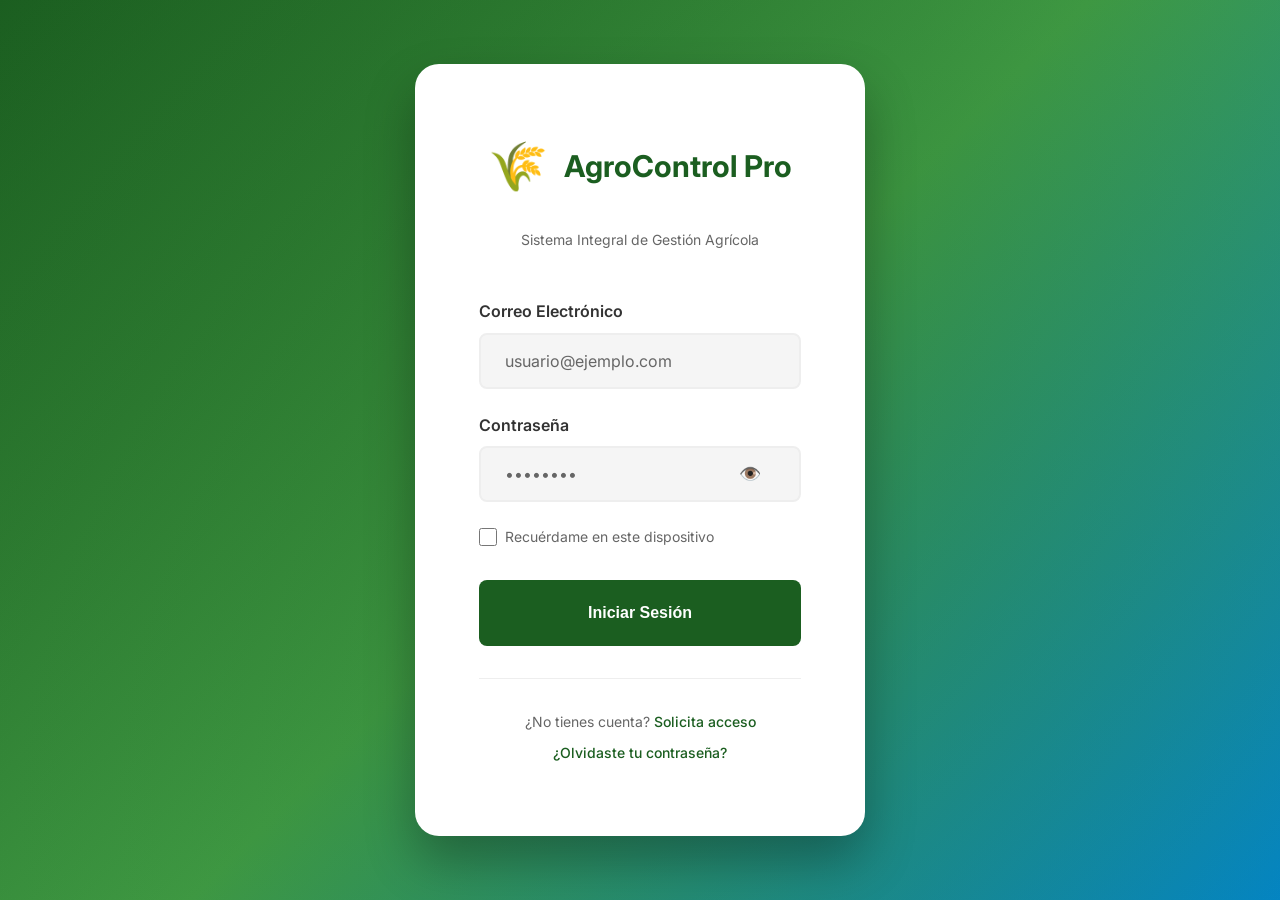
<file: frontend/pages/dashboard.html>
<!DOCTYPE html>
<html lang="es">
<head>
    <meta charset="UTF-8">
    <meta name="viewport" content="width=device-width, initial-scale=1.0">
    <title>Dashboard - AgroControl Pro</title>
    <link rel="stylesheet" href="../css/main.css">
    <link rel="stylesheet" href="../css/dashboard.css">
    <link href="https://fonts.googleapis.com/css2?family=Inter:wght@300;400;500;600;700&display=swap" rel="stylesheet">
</head>
<body class="dashboard-body">
    <!-- Sidebar -->
    <nav class="sidebar">
        <div class="sidebar-header">
            <div class="logo-section">
                <span class="logo-icon">🌾</span>
                <h2>AgroControl</h2>
            </div>
            <button class="sidebar-toggle" id="sidebarToggle">☰</button>
        </div>

        <ul class="nav-menu">
            <li class="nav-item active">
                <a href="dashboard.html" class="nav-link">
                    <span class="nav-icon">📊</span>
                    <span class="nav-text">Dashboard</span>
                </a>
            </li>
            <li class="nav-item">
                <a href="inputs.html" class="nav-link">
                    <span class="nav-icon">📦</span>
                    <span class="nav-text">Insumos</span>
                </a>
            </li>
            <li class="nav-item">
                <a href="livestock.html" class="nav-link">
                    <span class="nav-icon">🐄</span>
                    <span class="nav-text">Ganado</span>
                </a>
            </li>
            <li class="nav-item">
                <a href="machinery.html" class="nav-link">
                    <span class="nav-icon">🚜</span>
                    <span class="nav-text">Maquinaria</span>
                </a>
            </li>
        </ul>

        <div class="sidebar-footer">
            <button class="btn btn-secondary btn-logout" id="logoutBtn">
                <span class="nav-icon">🚪</span>
                <span class="nav-text">Cerrar Sesión</span>
            </button>
        </div>
    </nav>

    <!-- Main Content -->
    <div class="main-content">
        <!-- Top Bar -->
        <div class="top-bar">
            <div class="top-bar-left">
                <h1>Dashboard</h1>
                <p class="breadcrumb">Inicio > Dashboard</p>
            </div>
            <div class="top-bar-right">
                <div class="user-info">
                    <span class="user-name" id="userName">Usuario</span>
                    <span class="user-avatar">👤</span>
                </div>
            </div>
        </div>

        <!-- Dashboard Content -->
        <div class="dashboard-content">
            <!-- Stats Section -->
            <div class="stats-grid">
                <div class="stat-card">
                    <div class="stat-icon">📦</div>
                    <div class="stat-info">
                        <p class="stat-label">Insumos Registrados</p>
                        <h3 class="stat-value" id="insumosCount">0</h3>
                    </div>
                </div>

                <div class="stat-card">
                    <div class="stat-icon">🐄</div>
                    <div class="stat-info">
                        <p class="stat-label">Cabezas de Ganado</p>
                        <h3 class="stat-value" id="ganadeCount">0</h3>
                    </div>
                </div>

                <div class="stat-card">
                    <div class="stat-icon">🚜</div>
                    <div class="stat-info">
                        <p class="stat-label">Maquinaria</p>
                        <h3 class="stat-value" id="maquinariaCount">0</h3>
                    </div>
                </div>

                <div class="stat-card">
                    <div class="stat-icon">📈</div>
                    <div class="stat-info">
                        <p class="stat-label">Rentabilidad</p>
                        <h3 class="stat-value">85%</h3>
                    </div>
                </div>
            </div>

            <!-- Quick Actions Section -->
            <section class="quick-actions">
                <h2>Acciones Rápidas</h2>
                <div class="actions-grid">
                    <a href="inputs.html" class="action-card">
                        <div class="action-icon">➕</div>
                        <h3>Registrar Insumo</h3>
                        <p>Agregar nuevo insumo al inventario</p>
                    </a>
                    <a href="livestock.html" class="action-card">
                        <div class="action-icon">➕</div>
                        <h3>Registrar Ganado</h3>
                        <p>Agregar nuevo ejemplar al rebaño</p>
                    </a>
                    <a href="machinery.html" class="action-card">
                        <div class="action-icon">➕</div>
                        <h3>Registrar Maquinaria</h3>
                        <p>Agregar nuevo equipo agrícola</p>
                    </a>
                </div>
            </section>

            <!-- Recent Activity Section -->
            <section class="recent-activity">
                <h2>Actividad Reciente</h2>
                <div class="activity-list">
                    <div class="activity-item">
                        <div class="activity-icon">📝</div>
                        <div class="activity-info">
                            <p class="activity-text">Nuevo insumo registrado</p>
                            <span class="activity-time">Hace 2 horas</span>
                        </div>
                    </div>
                    <div class="activity-item">
                        <div class="activity-icon">🐄</div>
                        <div class="activity-info">
                            <p class="activity-text">Ganado agregado al sistema</p>
                            <span class="activity-time">Hace 4 horas</span>
                        </div>
                    </div>
                    <div class="activity-item">
                        <div class="activity-icon">🚜</div>
                        <div class="activity-info">
                            <p class="activity-text">Maquinaria actualizada</p>
                            <span class="activity-time">Ayer</span>
                        </div>
                    </div>
                </div>
            </section>
        </div>
    </div>

    <script src="../js/sidebar.js"></script>
    <script src="../js/dashboard.js"></script>
</body>
</html>
</file>
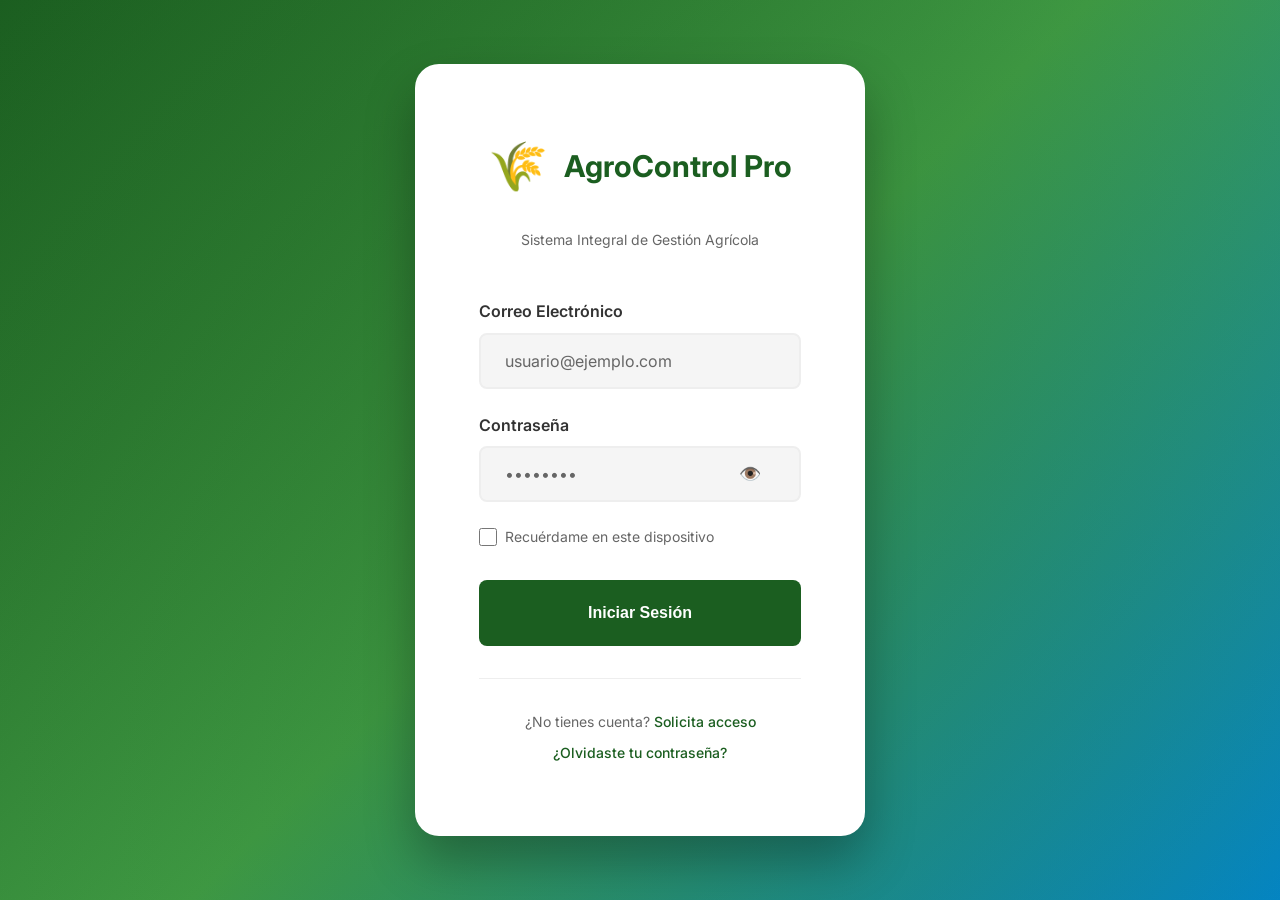
<file: frontend/pages/inputs.html>
<!DOCTYPE html>
<html lang="es">
<head>
    <meta charset="UTF-8">
    <meta name="viewport" content="width=device-width, initial-scale=1.0">
    <title>Insumos - AgroControl Pro</title>
    <link rel="stylesheet" href="../css/main.css">
    <link rel="stylesheet" href="../css/modules.css">
    <link href="https://fonts.googleapis.com/css2?family=Inter:wght@300;400;500;600;700&display=swap" rel="stylesheet">
</head>
<body class="modules-body">
    <!-- Sidebar -->
    <nav class="sidebar">
        <div class="sidebar-header">
            <div class="logo-section">
                <span class="logo-icon">🌾</span>
                <h2>AgroControl</h2>
            </div>
            <button class="sidebar-toggle" id="sidebarToggle">☰</button>
        </div>

        <ul class="nav-menu">
            <li class="nav-item">
                <a href="dashboard.html" class="nav-link">
                    <span class="nav-icon">📊</span>
                    <span class="nav-text">Dashboard</span>
                </a>
            </li>
            <li class="nav-item active">
                <a href="inputs.html" class="nav-link">
                    <span class="nav-icon">📦</span>
                    <span class="nav-text">Insumos</span>
                </a>
            </li>
            <li class="nav-item">
                <a href="livestock.html" class="nav-link">
                    <span class="nav-icon">🐄</span>
                    <span class="nav-text">Ganado</span>
                </a>
            </li>
            <li class="nav-item">
                <a href="machinery.html" class="nav-link">
                    <span class="nav-icon">🚜</span>
                    <span class="nav-text">Maquinaria</span>
                </a>
            </li>
        </ul>

        <div class="sidebar-footer">
            <button class="btn btn-secondary btn-logout" id="logoutBtn">
                <span class="nav-icon">🚪</span>
                <span class="nav-text">Cerrar Sesión</span>
            </button>
        </div>
    </nav>

    <!-- Main Content -->
    <div class="main-content">
        <!-- Top Bar -->
        <div class="top-bar">
            <div class="top-bar-left">
                <h1>Gestión de Insumos</h1>
                <p class="breadcrumb">Dashboard > Insumos</p>
            </div>
            <div class="top-bar-right">
                <div class="user-info">
                    <span class="user-name" id="userName">Usuario</span>
                    <span class="user-avatar">👤</span>
                </div>
            </div>
        </div>

        <!-- Module Content -->
        <div class="module-content">
            <!-- Form Section -->
            <section class="form-section">
                <h2>Registrar Nuevo Insumo</h2>
                <form class="module-form" id="insumosForm">
                    <div class="form-grid">
                        <div class="form-group">
                            <label for="nombre" class="form-label">Nombre del Insumo</label>
                            <input 
                                type="text" 
                                id="nombre" 
                                name="nombre" 
                                class="form-input" 
                                placeholder="Ej: Fertilizante NPK"
                                required
                            >
                        </div>

                        <div class="form-group">
                            <label for="tipo" class="form-label">Tipo de Insumo</label>
                            <select id="tipo" name="tipo" class="form-input" required>
                                <option value="">Seleccionar tipo...</option>
                                <option value="fertilizante">Fertilizante</option>
                                <option value="pesticida">Pesticida</option>
                                <option value="fungicida">Fungicida</option>
                                <option value="herbicida">Herbicida</option>
                                <option value="semilla">Semilla</option>
                                <option value="otro">Otro</option>
                            </select>
                        </div>

                        <div class="form-group">
                            <label for="cantidad" class="form-label">Cantidad</label>
                            <input 
                                type="number" 
                                id="cantidad" 
                                name="cantidad" 
                                class="form-input" 
                                placeholder="0.00"
                                step="0.01"
                                required
                            >
                        </div>

                        <div class="form-group">
                            <label for="unidad" class="form-label">Unidad de Medida</label>
                            <select id="unidad" name="unidad" class="form-input" required>
                                <option value="">Seleccionar...</option>
                                <option value="kg">Kilogramos (kg)</option>
                                <option value="lt">Litros (lt)</option>
                                <option value="u">Unidades (u)</option>
                                <option value="bolsa">Bolsas</option>
                                <option value="caneca">Canecas</option>
                            </select>
                        </div>

                        <div class="form-group">
                            <label for="precio" class="form-label">Precio Unitario</label>
                            <input 
                                type="number" 
                                id="precio" 
                                name="precio" 
                                class="form-input" 
                                placeholder="0.00"
                                step="0.01"
                                required
                            >
                        </div>

                        <div class="form-group">
                            <label for="fecha" class="form-label">Fecha de Ingreso</label>
                            <input 
                                type="date" 
                                id="fecha" 
                                name="fecha" 
                                class="form-input" 
                                required
                            >
                        </div>

                        <div class="form-group">
                            <label for="proveedor" class="form-label">Proveedor</label>
                            <input 
                                type="text" 
                                id="proveedor" 
                                name="proveedor" 
                                class="form-input" 
                                placeholder="Nombre del proveedor"
                                required
                            >
                        </div>

                        <div class="form-group">
                            <label for="lote" class="form-label">Número de Lote</label>
                            <input 
                                type="text" 
                                id="lote" 
                                name="lote" 
                                class="form-input" 
                                placeholder="Ej: LOTE-2024-001"
                            >
                        </div>
                    </div>

                    <div class="form-actions">
                        <button type="submit" class="btn btn-primary">
                            💾 Guardar Insumo
                        </button>
                        <button type="reset" class="btn btn-secondary">
                            🔄 Limpiar Formulario
                        </button>
                    </div>
                </form>
            </section>

            <!-- Table Section -->
            <section class="table-section">
                <div class="table-header">
                    <h2>Insumos Registrados</h2>
                    <div class="table-controls">
                        <input 
                            type="text" 
                            id="searchInput" 
                            class="search-input" 
                            placeholder="🔍 Buscar insumo..."
                        >
                    </div>
                </div>

                <div class="table-container">
                    <table class="data-table" id="insumosTable">
                        <thead>
                            <tr>
                                <th>ID</th>
                                <th>Nombre</th>
                                <th>Tipo</th>
                                <th>Cantidad</th>
                                <th>Unidad</th>
                                <th>Precio Unit.</th>
                                <th>Total</th>
                                <th>Proveedor</th>
                                <th>Fecha</th>
                                <th>Acciones</th>
                            </tr>
                        </thead>
                        <tbody id="insumosTableBody">
                            <!-- Rows will be populated by JavaScript -->
                        </tbody>
                    </table>
                </div>

                <div class="table-footer">
                    <p id="recordCount">Total de registros: 0</p>
                </div>
            </section>
        </div>
    </div>

    <script src="../utils/api.js"></script>
    <script src="../js/sidebar.js"></script>
    <script src="../js/inputs.js"></script>
</body>
</html>
</file>
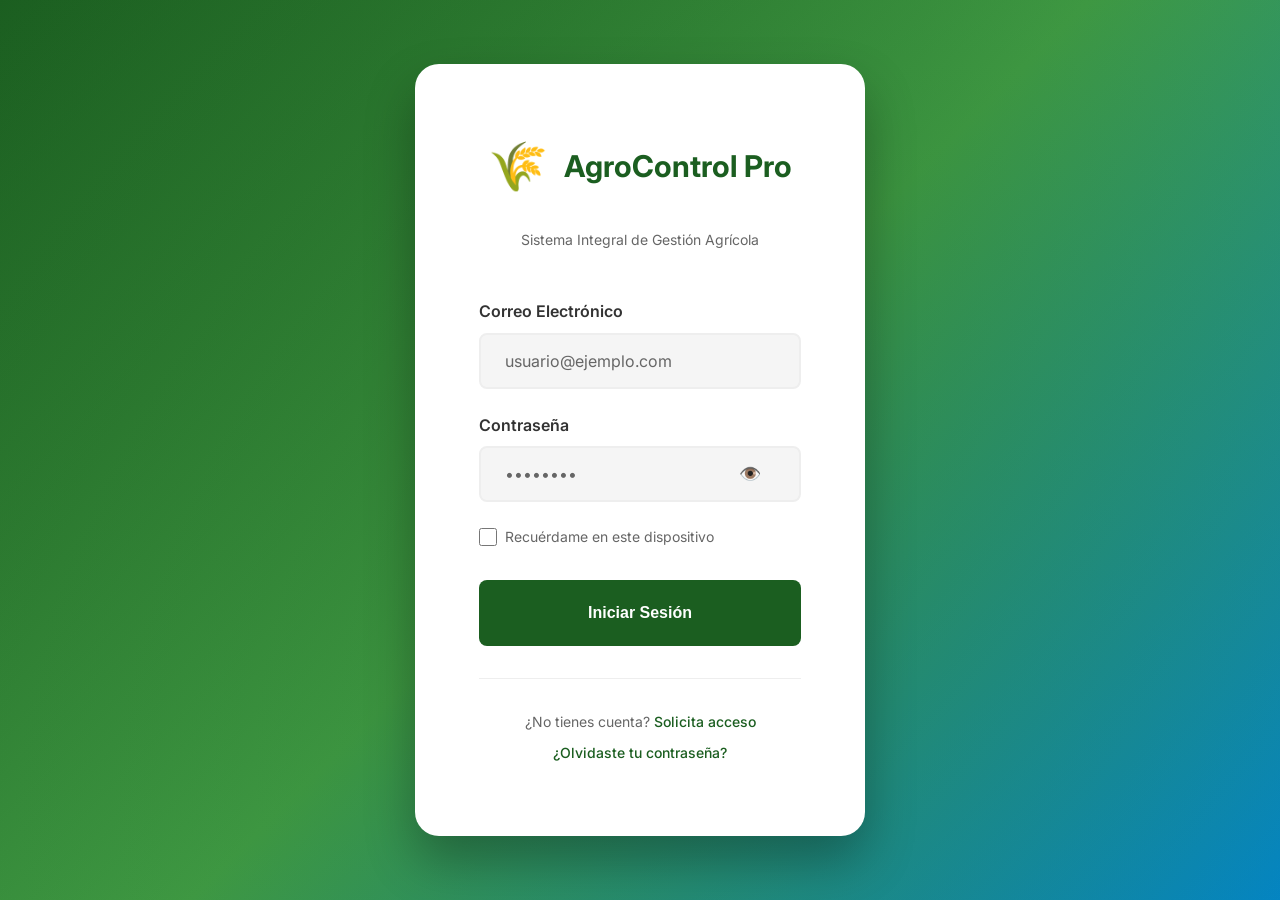
<file: frontend/pages/livestock.html>
<!DOCTYPE html>
<html lang="es">
<head>
    <meta charset="UTF-8">
    <meta name="viewport" content="width=device-width, initial-scale=1.0">
    <title>Ganado - AgroControl Pro</title>
    <link rel="stylesheet" href="../css/main.css">
    <link rel="stylesheet" href="../css/modules.css">
    <link href="https://fonts.googleapis.com/css2?family=Inter:wght@300;400;500;600;700&display=swap" rel="stylesheet">
</head>
<body class="modules-body">
    <!-- Sidebar -->
    <nav class="sidebar">
        <div class="sidebar-header">
            <div class="logo-section">
                <span class="logo-icon">🌾</span>
                <h2>AgroControl</h2>
            </div>
            <button class="sidebar-toggle" id="sidebarToggle">☰</button>
        </div>

        <ul class="nav-menu">
            <li class="nav-item">
                <a href="dashboard.html" class="nav-link">
                    <span class="nav-icon">📊</span>
                    <span class="nav-text">Dashboard</span>
                </a>
            </li>
            <li class="nav-item">
                <a href="inputs.html" class="nav-link">
                    <span class="nav-icon">📦</span>
                    <span class="nav-text">Insumos</span>
                </a>
            </li>
            <li class="nav-item active">
                <a href="livestock.html" class="nav-link">
                    <span class="nav-icon">🐄</span>
                    <span class="nav-text">Ganado</span>
                </a>
            </li>
            <li class="nav-item">
                <a href="machinery.html" class="nav-link">
                    <span class="nav-icon">🚜</span>
                    <span class="nav-text">Maquinaria</span>
                </a>
            </li>
        </ul>

        <div class="sidebar-footer">
            <button class="btn btn-secondary btn-logout" id="logoutBtn">
                <span class="nav-icon">🚪</span>
                <span class="nav-text">Cerrar Sesión</span>
            </button>
        </div>
    </nav>

    <!-- Main Content -->
    <div class="main-content">
        <!-- Top Bar -->
        <div class="top-bar">
            <div class="top-bar-left">
                <h1>Gestión de Ganado</h1>
                <p class="breadcrumb">Dashboard > Ganado</p>
            </div>
            <div class="top-bar-right">
                <div class="user-info">
                    <span class="user-name" id="userName">Usuario</span>
                    <span class="user-avatar">👤</span>
                </div>
            </div>
        </div>

        <!-- Module Content -->
        <div class="module-content">
            <!-- Form Section -->
            <section class="form-section">
                <h2>Registrar Nuevo Animal</h2>
                <form class="module-form" id="livestockForm">
                    <div class="form-grid">
                        <div class="form-group">
                            <label for="id_animal" class="form-label">ID del Animal</label>
                            <input 
                                type="text" 
                                id="id_animal" 
                                name="id_animal" 
                                class="form-input" 
                                placeholder="Ej: BOV-001"
                                required
                            >
                        </div>

                        <div class="form-group">
                            <label for="nombre_animal" class="form-label">Nombre del Animal</label>
                            <input 
                                type="text" 
                                id="nombre_animal" 
                                name="nombre_animal" 
                                class="form-input" 
                                placeholder="Ej: Bessie"
                            >
                        </div>

                        <div class="form-group">
                            <label for="tipo_animal" class="form-label">Tipo de Animal</label>
                            <select id="tipo_animal" name="tipo_animal" class="form-input" required>
                                <option value="">Seleccionar tipo...</option>
                                <option value="bovino">Bovino</option>
                                <option value="porcino">Porcino</option>
                                <option value="ovino">Ovino</option>
                                <option value="caprino">Caprino</option>
                                <option value="equino">Equino</option>
                                <option value="ave">Ave</option>
                            </select>
                        </div>

                        <div class="form-group">
                            <label for="raza" class="form-label">Raza</label>
                            <input 
                                type="text" 
                                id="raza" 
                                name="raza" 
                                class="form-input" 
                                placeholder="Ej: Holstein"
                                required
                            >
                        </div>

                        <div class="form-group">
                            <label for="sexo" class="form-label">Sexo</label>
                            <select id="sexo" name="sexo" class="form-input" required>
                                <option value="">Seleccionar...</option>
                                <option value="macho">Macho</option>
                                <option value="hembra">Hembra</option>
                            </select>
                        </div>

                        <div class="form-group">
                            <label for="edad" class="form-label">Edad (meses)</label>
                            <input 
                                type="number" 
                                id="edad" 
                                name="edad" 
                                class="form-input" 
                                placeholder="0"
                                min="0"
                                required
                            >
                        </div>

                        <div class="form-group">
                            <label for="peso" class="form-label">Peso (kg)</label>
                            <input 
                                type="number" 
                                id="peso" 
                                name="peso" 
                                class="form-input" 
                                placeholder="0.00"
                                step="0.1"
                                required
                            >
                        </div>

                        <div class="form-group">
                            <label for="fecha_nacimiento" class="form-label">Fecha de Nacimiento</label>
                            <input 
                                type="date" 
                                id="fecha_nacimiento" 
                                name="fecha_nacimiento" 
                                class="form-input" 
                                required
                            >
                        </div>

                        <div class="form-group">
                            <label for="estado_salud" class="form-label">Estado de Salud</label>
                            <select id="estado_salud" name="estado_salud" class="form-input" required>
                                <option value="">Seleccionar...</option>
                                <option value="excelente">Excelente</option>
                                <option value="bueno">Bueno</option>
                                <option value="regular">Regular</option>
                                <option value="enfermo">Enfermo</option>
                            </select>
                        </div>

                        <div class="form-group">
                            <label for="valor_animal" class="form-label">Valor del Animal ($)</label>
                            <input 
                                type="number" 
                                id="valor_animal" 
                                name="valor_animal" 
                                class="form-input" 
                                placeholder="0.00"
                                step="0.01"
                                required
                            >
                        </div>
                    </div>

                    <div class="form-actions">
                        <button type="submit" class="btn btn-primary">
                            💾 Guardar Animal
                        </button>
                        <button type="reset" class="btn btn-secondary">
                            🔄 Limpiar Formulario
                        </button>
                    </div>
                </form>
            </section>

            <!-- Table Section -->
            <section class="table-section">
                <div class="table-header">
                    <h2>Animales Registrados</h2>
                    <div class="table-controls">
                        <input 
                            type="text" 
                            id="searchInput" 
                            class="search-input" 
                            placeholder="🔍 Buscar animal..."
                        >
                    </div>
                </div>

                <div class="table-container">
                    <table class="data-table" id="livestockTable">
                        <thead>
                            <tr>
                                <th>ID</th>
                                <th>Nombre</th>
                                <th>Tipo</th>
                                <th>Raza</th>
                                <th>Sexo</th>
                                <th>Edad (meses)</th>
                                <th>Peso (kg)</th>
                                <th>Nacimiento</th>
                                <th>Salud</th>
                                <th>Valor ($)</th>
                                <th>Acciones</th>
                            </tr>
                        </thead>
                        <tbody id="livestockTableBody">
                            <!-- Rows will be populated by JavaScript -->
                        </tbody>
                    </table>
                </div>

                <div class="table-footer">
                    <p id="recordCount">Total de registros: 0</p>
                </div>
            </section>
        </div>
    </div>

    <script src="../utils/api.js"></script>
    <script src="../js/sidebar.js"></script>
    <script src="../js/livestock.js"></script>
</body>
</html>
</file>
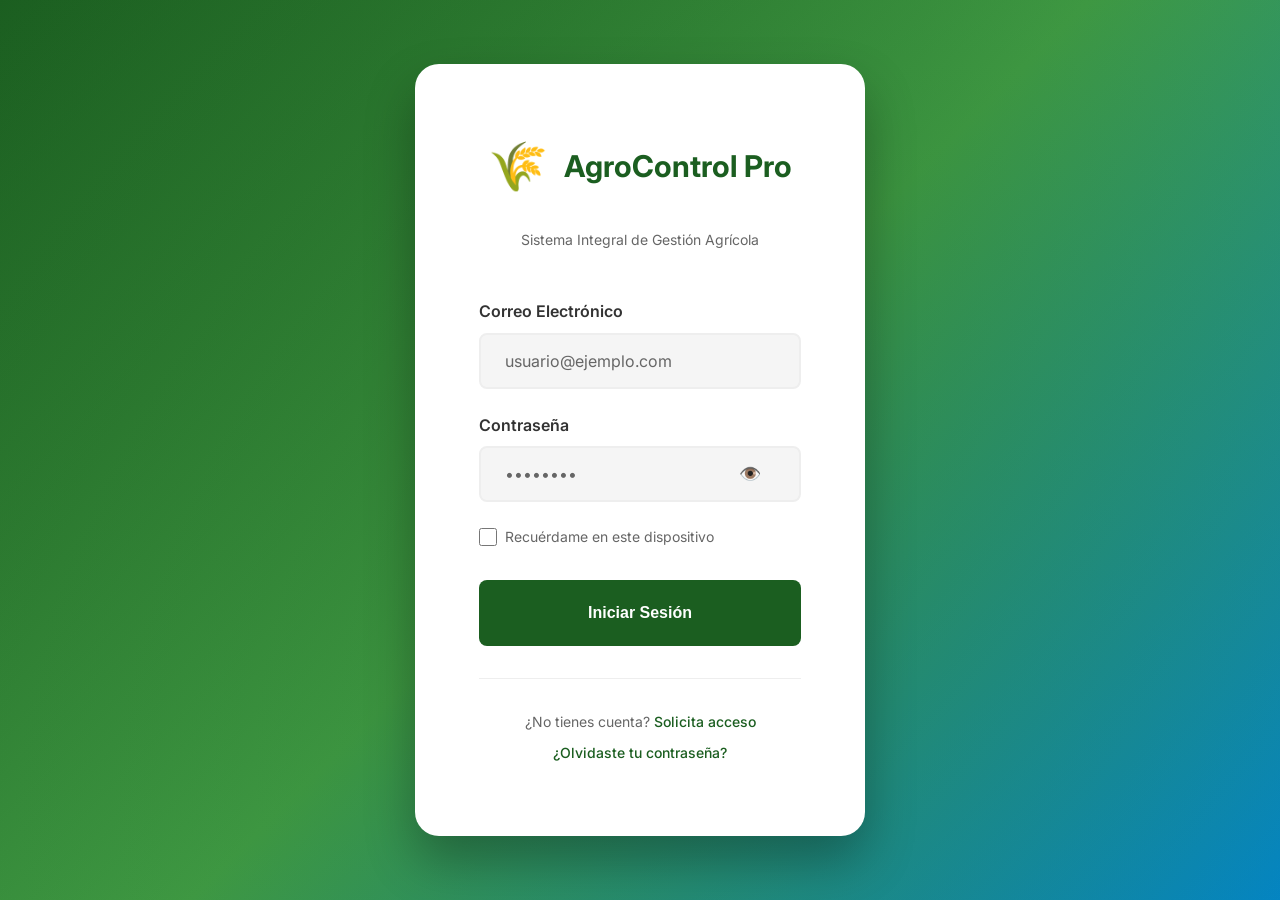
<file: frontend/pages/machinery.html>
<!DOCTYPE html>
<html lang="es">
<head>
    <meta charset="UTF-8">
    <meta name="viewport" content="width=device-width, initial-scale=1.0">
    <title>Maquinaria - AgroControl Pro</title>
    <link rel="stylesheet" href="../css/main.css">
    <link rel="stylesheet" href="../css/modules.css">
    <link href="https://fonts.googleapis.com/css2?family=Inter:wght@300;400;500;600;700&display=swap" rel="stylesheet">
</head>
<body class="modules-body">
    <!-- Sidebar -->
    <nav class="sidebar">
        <div class="sidebar-header">
            <div class="logo-section">
                <span class="logo-icon">🌾</span>
                <h2>AgroControl</h2>
            </div>
            <button class="sidebar-toggle" id="sidebarToggle">☰</button>
        </div>

        <ul class="nav-menu">
            <li class="nav-item">
                <a href="dashboard.html" class="nav-link">
                    <span class="nav-icon">📊</span>
                    <span class="nav-text">Dashboard</span>
                </a>
            </li>
            <li class="nav-item">
                <a href="inputs.html" class="nav-link">
                    <span class="nav-icon">📦</span>
                    <span class="nav-text">Insumos</span>
                </a>
            </li>
            <li class="nav-item">
                <a href="livestock.html" class="nav-link">
                    <span class="nav-icon">🐄</span>
                    <span class="nav-text">Ganado</span>
                </a>
            </li>
            <li class="nav-item active">
                <a href="machinery.html" class="nav-link">
                    <span class="nav-icon">🚜</span>
                    <span class="nav-text">Maquinaria</span>
                </a>
            </li>
        </ul>

        <div class="sidebar-footer">
            <button class="btn btn-secondary btn-logout" id="logoutBtn">
                <span class="nav-icon">🚪</span>
                <span class="nav-text">Cerrar Sesión</span>
            </button>
        </div>
    </nav>

    <!-- Main Content -->
    <div class="main-content">
        <!-- Top Bar -->
        <div class="top-bar">
            <div class="top-bar-left">
                <h1>Gestión de Maquinaria</h1>
                <p class="breadcrumb">Dashboard > Maquinaria</p>
            </div>
            <div class="top-bar-right">
                <div class="user-info">
                    <span class="user-name" id="userName">Usuario</span>
                    <span class="user-avatar">👤</span>
                </div>
            </div>
        </div>

        <!-- Module Content -->
        <div class="module-content">
            <!-- Form Section -->
            <section class="form-section">
                <h2>Registrar Nueva Maquinaria</h2>
                <form class="module-form" id="machineryForm">
                    <div class="form-grid">
                        <div class="form-group">
                            <label for="codigo_equipo" class="form-label">Código del Equipo</label>
                            <input 
                                type="text" 
                                id="codigo_equipo" 
                                name="codigo_equipo" 
                                class="form-input" 
                                placeholder="Ej: MAQ-001"
                                required
                            >
                        </div>

                        <div class="form-group">
                            <label for="nombre_equipo" class="form-label">Nombre del Equipo</label>
                            <input 
                                type="text" 
                                id="nombre_equipo" 
                                name="nombre_equipo" 
                                class="form-input" 
                                placeholder="Ej: Tractor John Deere"
                                required
                            >
                        </div>

                        <div class="form-group">
                            <label for="tipo_equipo" class="form-label">Tipo de Equipo</label>
                            <select id="tipo_equipo" name="tipo_equipo" class="form-input" required>
                                <option value="">Seleccionar tipo...</option>
                                <option value="tractor">Tractor</option>
                                <option value="cosechadora">Cosechadora</option>
                                <option value="arado">Arado</option>
                                <option value="sembradora">Sembradora</option>
                                <option value="pulverizador">Pulverizador</option>
                                <option value="rastrillo">Rastrillo</option>
                                <option value="otro">Otro</option>
                            </select>
                        </div>

                        <div class="form-group">
                            <label for="marca" class="form-label">Marca</label>
                            <input 
                                type="text" 
                                id="marca" 
                                name="marca" 
                                class="form-input" 
                                placeholder="Ej: John Deere"
                                required
                            >
                        </div>

                        <div class="form-group">
                            <label for="modelo" class="form-label">Modelo</label>
                            <input 
                                type="text" 
                                id="modelo" 
                                name="modelo" 
                                class="form-input" 
                                placeholder="Ej: 5075E"
                                required
                            >
                        </div>

                        <div class="form-group">
                            <label for="anno_fabricacion" class="form-label">Año de Fabricación</label>
                            <input 
                                type="number" 
                                id="anno_fabricacion" 
                                name="anno_fabricacion" 
                                class="form-input" 
                                placeholder="2024"
                                min="1900"
                                max="2099"
                                required
                            >
                        </div>

                        <div class="form-group">
                            <label for="serie" class="form-label">Número de Serie</label>
                            <input 
                                type="text" 
                                id="serie" 
                                name="serie" 
                                class="form-input" 
                                placeholder="Número de serie"
                                required
                            >
                        </div>

                        <div class="form-group">
                            <label for="estado" class="form-label">Estado del Equipo</label>
                            <select id="estado" name="estado" class="form-input" required>
                                <option value="">Seleccionar...</option>
                                <option value="excelente">Excelente</option>
                                <option value="bueno">Bueno</option>
                                <option value="regular">Regular</option>
                                <option value="mantenimiento">En Mantenimiento</option>
                                <option value="inoperativo">Inoperativo</option>
                            </select>
                        </div>

                        <div class="form-group">
                            <label for="horas_trabajo" class="form-label">Horas de Trabajo</label>
                            <input 
                                type="number" 
                                id="horas_trabajo" 
                                name="horas_trabajo" 
                                class="form-input" 
                                placeholder="0"
                                min="0"
                                required
                            >
                        </div>

                        <div class="form-group">
                            <label for="valor_adquisicion" class="form-label">Valor de Adquisición ($)</label>
                            <input 
                                type="number" 
                                id="valor_adquisicion" 
                                name="valor_adquisicion" 
                                class="form-input" 
                                placeholder="0.00"
                                step="0.01"
                                required
                            >
                        </div>

                        <div class="form-group">
                            <label for="fecha_adquisicion" class="form-label">Fecha de Adquisición</label>
                            <input 
                                type="date" 
                                id="fecha_adquisicion" 
                                name="fecha_adquisicion" 
                                class="form-input" 
                                required
                            >
                        </div>

                        <div class="form-group">
                            <label for="proxima_revision" class="form-label">Próxima Revisión</label>
                            <input 
                                type="date" 
                                id="proxima_revision" 
                                name="proxima_revision" 
                                class="form-input" 
                                required
                            >
                        </div>
                    </div>

                    <div class="form-actions">
                        <button type="submit" class="btn btn-primary">
                            💾 Guardar Maquinaria
                        </button>
                        <button type="reset" class="btn btn-secondary">
                            🔄 Limpiar Formulario
                        </button>
                    </div>
                </form>
            </section>

            <!-- Table Section -->
            <section class="table-section">
                <div class="table-header">
                    <h2>Maquinaria Registrada</h2>
                    <div class="table-controls">
                        <input 
                            type="text" 
                            id="searchInput" 
                            class="search-input" 
                            placeholder="🔍 Buscar maquinaria..."
                        >
                    </div>
                </div>

                <div class="table-container">
                    <table class="data-table" id="machineryTable">
                        <thead>
                            <tr>
                                <th>Código</th>
                                <th>Nombre</th>
                                <th>Tipo</th>
                                <th>Marca</th>
                                <th>Modelo</th>
                                <th>Año</th>
                                <th>Estado</th>
                                <th>Horas</th>
                                <th>Valor ($)</th>
                                <th>Próx. Revisión</th>
                                <th>Acciones</th>
                            </tr>
                        </thead>
                        <tbody id="machineryTableBody">
                            <!-- Rows will be populated by JavaScript -->
                        </tbody>
                    </table>
                </div>

                <div class="table-footer">
                    <p id="recordCount">Total de registros: 0</p>
                </div>
            </section>
        </div>
    </div>

    <script src="../utils/api.js"></script>
    <script src="../js/sidebar.js"></script>
    <script src="../js/machinery.js"></script>
</body>
</html>
</file>
<file: frontend/css/main.css>
/* ========================================
   AGROCONTROL PRO - ESTILOS GLOBALES
   ======================================== */

:root {
    /* Colores Institucionales - Paleta Agrícola Profesional */
    --color-primary: #1b5e20;           /* Verde Oscuro - Principal */
    --color-primary-light: #2e7d32;     /* Verde Oscuro Claro */
    --color-primary-lighter: #43a047;   /* Verde Claro */
    --color-primary-lightest: #66bb6a;  /* Verde Muy Claro */
    
    --color-secondary: #f57c00;         /* Naranja - Secundario */
    --color-secondary-light: #fb8c00;   /* Naranja Claro */
    
    --color-accent: #0288d1;            /* Azul - Acentos */
    --color-accent-light: #03a9f4;      /* Azul Claro */
    
    /* Colores Neutros */
    --color-dark: #1a1a1a;              /* Gris Muy Oscuro */
    --color-dark-gray: #333333;         /* Gris Oscuro */
    --color-gray: #666666;              /* Gris Medio */
    --color-light-gray: #eeeeee;        /* Gris Claro */
    --color-very-light-gray: #f5f5f5;   /* Gris Muy Claro */
    --color-white: #ffffff;             /* Blanco */
    
    /* Colores de Estado */
    --color-success: #2e7d32;           /* Verde - Éxito */
    --color-warning: #f57c00;           /* Naranja - Advertencia */
    --color-error: #c62828;             /* Rojo - Error */
    --color-info: #0288d1;              /* Azul - Información */
    
    /* Espaciado */
    --spacing-xs: 0.25rem;
    --spacing-sm: 0.5rem;
    --spacing-md: 1rem;
    --spacing-lg: 1.5rem;
    --spacing-xl: 2rem;
    --spacing-2xl: 3rem;
    --spacing-3xl: 4rem;
    
    /* Tamaños de Fuente */
    --font-size-xs: 0.75rem;            /* 12px */
    --font-size-sm: 0.875rem;           /* 14px */
    --font-size-base: 1rem;             /* 16px */
    --font-size-lg: 1.125rem;           /* 18px */
    --font-size-xl: 1.25rem;            /* 20px */
    --font-size-2xl: 1.5rem;            /* 24px */
    --font-size-3xl: 1.875rem;          /* 30px */
    --font-size-4xl: 2.25rem;           /* 36px */
    
    /* Pesos de Fuente */
    --font-weight-light: 300;
    --font-weight-normal: 400;
    --font-weight-medium: 500;
    --font-weight-semibold: 600;
    --font-weight-bold: 700;
    
    /* Radios de Borde */
    --border-radius-sm: 0.25rem;
    --border-radius-md: 0.5rem;
    --border-radius-lg: 1rem;
    --border-radius-xl: 1.5rem;
    
    /* Sombras */
    --shadow-sm: 0 1px 2px rgba(0, 0, 0, 0.05);
    --shadow-md: 0 4px 6px rgba(0, 0, 0, 0.1);
    --shadow-lg: 0 10px 15px rgba(0, 0, 0, 0.15);
    --shadow-xl: 0 20px 25px rgba(0, 0, 0, 0.2);
    
    /* Transiciones */
    --transition-fast: 150ms ease-in-out;
    --transition-normal: 300ms ease-in-out;
    --transition-slow: 500ms ease-in-out;
    
    /* Ancho máximo */
    --max-width: 1280px;
    
    /* Sidebar */
    --sidebar-width: 280px;
    --sidebar-width-collapsed: 80px;
}

/* ========================================
   RESET Y CONFIGURACIÓN BASE
   ======================================== */

* {
    margin: 0;
    padding: 0;
    box-sizing: border-box;
}

html {
    scroll-behavior: smooth;
}

body {
    font-family: 'Inter', -apple-system, BlinkMacSystemFont, 'Segoe UI', sans-serif;
    font-size: var(--font-size-base);
    font-weight: var(--font-weight-normal);
    line-height: 1.6;
    color: var(--color-dark);
    background-color: var(--color-white);
    -webkit-font-smoothing: antialiased;
    -moz-osx-font-smoothing: grayscale;
}

/* ========================================
   TIPOGRAFÍA
   ======================================== */

h1, h2, h3, h4, h5, h6 {
    font-weight: var(--font-weight-semibold);
    line-height: 1.2;
    margin-bottom: var(--spacing-md);
    color: var(--color-dark);
}

h1 { font-size: var(--font-size-4xl); }
h2 { font-size: var(--font-size-3xl); }
h3 { font-size: var(--font-size-2xl); }
h4 { font-size: var(--font-size-xl); }
h5 { font-size: var(--font-size-lg); }
h6 { font-size: var(--font-size-base); }

p {
    margin-bottom: var(--spacing-md);
}

a {
    color: var(--color-primary);
    text-decoration: none;
    transition: color var(--transition-fast);
}

a:hover {
    color: var(--color-primary-light);
}

/* ========================================
   BOTONES
   ======================================== */

.btn {
    display: inline-flex;
    align-items: center;
    justify-content: center;
    gap: var(--spacing-sm);
    padding: var(--spacing-md) var(--spacing-lg);
    font-size: var(--font-size-base);
    font-weight: var(--font-weight-medium);
    border: none;
    border-radius: var(--border-radius-md);
    cursor: pointer;
    transition: all var(--transition-fast);
    white-space: nowrap;
}

.btn:disabled {
    opacity: 0.5;
    cursor: not-allowed;
}

/* Variantes de Botón */
.btn-primary {
    background-color: var(--color-primary);
    color: var(--color-white);
}

.btn-primary:hover:not(:disabled) {
    background-color: var(--color-primary-light);
    transform: translateY(-2px);
    box-shadow: var(--shadow-md);
}

.btn-secondary {
    background-color: var(--color-light-gray);
    color: var(--color-dark);
    border: 1px solid var(--color-gray);
}

.btn-secondary:hover:not(:disabled) {
    background-color: var(--color-very-light-gray);
    border-color: var(--color-dark-gray);
}

.btn-success {
    background-color: var(--color-success);
    color: var(--color-white);
}

.btn-success:hover:not(:disabled) {
    background-color: #1b5e20;
    transform: translateY(-2px);
    box-shadow: var(--shadow-md);
}

.btn-danger {
    background-color: var(--color-error);
    color: var(--color-white);
}

.btn-danger:hover:not(:disabled) {
    background-color: #b71c1c;
    transform: translateY(-2px);
    box-shadow: var(--shadow-md);
}

.btn-small {
    padding: var(--spacing-sm) var(--spacing-md);
    font-size: var(--font-size-sm);
}

/* ========================================
   FORMULARIOS
   ======================================== */

.form-group {
    margin-bottom: var(--spacing-lg);
}

.form-label {
    display: block;
    margin-bottom: var(--spacing-sm);
    font-weight: var(--font-weight-medium);
    color: var(--color-dark);
}

.form-input,
.form-textarea,
select {
    width: 100%;
    padding: var(--spacing-md);
    font-size: var(--font-size-base);
    font-family: inherit;
    border: 1px solid var(--color-light-gray);
    border-radius: var(--border-radius-md);
    background-color: var(--color-white);
    color: var(--color-dark);
    transition: all var(--transition-fast);
}

.form-input:focus,
.form-textarea:focus,
select:focus {
    outline: none;
    border-color: var(--color-primary);
    box-shadow: 0 0 0 3px rgba(27, 94, 32, 0.1);
}

.form-input:disabled,
.form-textarea:disabled,
select:disabled {
    background-color: var(--color-very-light-gray);
    cursor: not-allowed;
}

.form-textarea {
    resize: vertical;
    min-height: 120px;
}

.error-message {
    color: var(--color-error);
    font-size: var(--font-size-sm);
    margin-top: var(--spacing-xs);
    display: block;
}

.error-message-general {
    background-color: rgba(198, 40, 40, 0.1);
    border-left: 4px solid var(--color-error);
    color: var(--color-error);
    padding: var(--spacing-md);
    border-radius: var(--border-radius-md);
    margin-bottom: var(--spacing-lg);
}

.success-message {
    background-color: rgba(46, 125, 50, 0.1);
    border-left: 4px solid var(--color-success);
    color: var(--color-success);
    padding: var(--spacing-md);
    border-radius: var(--border-radius-md);
    margin-bottom: var(--spacing-lg);
}

/* ========================================
   TABLAS
   ======================================== */

.table-container {
    width: 100%;
    overflow-x: auto;
    border-radius: var(--border-radius-md);
    box-shadow: var(--shadow-sm);
}

.data-table {
    width: 100%;
    border-collapse: collapse;
    background-color: var(--color-white);
}

.data-table thead {
    background-color: var(--color-primary);
    color: var(--color-white);
}

.data-table th {
    padding: var(--spacing-md);
    text-align: left;
    font-weight: var(--font-weight-semibold);
    font-size: var(--font-size-sm);
}

.data-table tbody tr {
    border-bottom: 1px solid var(--color-light-gray);
    transition: background-color var(--transition-fast);
}

.data-table tbody tr:hover {
    background-color: var(--color-very-light-gray);
}

.data-table td {
    padding: var(--spacing-md);
    font-size: var(--font-size-sm);
}

/* ========================================
   TARJETAS
   ======================================== */

.card {
    background-color: var(--color-white);
    border-radius: var(--border-radius-lg);
    padding: var(--spacing-xl);
    box-shadow: var(--shadow-md);
    transition: all var(--transition-normal);
}

.card:hover {
    box-shadow: var(--shadow-lg);
    transform: translateY(-4px);
}

/* ========================================
   CONTENEDORES
   ======================================== */

.container {
    width: 100%;
    max-width: var(--max-width);
    margin: 0 auto;
    padding: 0 var(--spacing-lg);
}

/* ========================================
   UTILIDADES
   ======================================== */

.text-center {
    text-align: center;
}

.text-right {
    text-align: right;
}

.mt-sm { margin-top: var(--spacing-sm); }
.mt-md { margin-top: var(--spacing-md); }
.mt-lg { margin-top: var(--spacing-lg); }
.mt-xl { margin-top: var(--spacing-xl); }

.mb-sm { margin-bottom: var(--spacing-sm); }
.mb-md { margin-bottom: var(--spacing-md); }
.mb-lg { margin-bottom: var(--spacing-lg); }
.mb-xl { margin-bottom: var(--spacing-xl); }

.p-sm { padding: var(--spacing-sm); }
.p-md { padding: var(--spacing-md); }
.p-lg { padding: var(--spacing-lg); }
.p-xl { padding: var(--spacing-xl); }

.hidden { display: none !important; }
.visible { display: block !important; }

/* ========================================
   RESPONSIVE
   ======================================== */

@media (max-width: 1024px) {
    :root {
        --sidebar-width: 240px;
    }
}

@media (max-width: 768px) {
    :root {
        --sidebar-width: 0;
        --font-size-4xl: 1.875rem;
        --font-size-3xl: 1.5rem;
    }
    
    h1 { font-size: var(--font-size-3xl); }
    h2 { font-size: var(--font-size-2xl); }
}
</file>
<file: frontend/css/login.css>
/* ========================================
   AGROCONTROL PRO - ESTILOS LOGIN
   ======================================== */

.login-body {
    background: linear-gradient(135deg, #1b5e20 0%, #2e7d32 50%, #0288d1 100%);
    min-height: 100vh;
    display: flex;
    align-items: center;
    justify-content: center;
    font-family: 'Inter', -apple-system, BlinkMacSystemFont, 'Segoe UI', sans-serif;
}

.login-container {
    position: relative;
    width: 100%;
    height: 100vh;
    display: flex;
    align-items: center;
    justify-content: center;
    overflow: hidden;
}

/* Fondo Degradado */
.login-background {
    position: absolute;
    top: 0;
    left: 0;
    right: 0;
    bottom: 0;
    background: linear-gradient(135deg, #1b5e20 0%, #2e7d32 25%, #43a047 50%, #0288d1 100%);
    z-index: -2;
}

.gradient-blur {
    position: absolute;
    top: -50%;
    left: -50%;
    width: 200%;
    height: 200%;
    background: radial-gradient(circle, rgba(27, 94, 32, 0.3) 0%, transparent 70%);
    animation: floatBlur 15s ease-in-out infinite;
}

@keyframes floatBlur {
    0%, 100% { transform: translate(0, 0); }
    50% { transform: translate(30px, -30px); }
}

/* Tarjeta de Login */
.login-card {
    position: relative;
    z-index: 1;
    background-color: var(--color-white);
    border-radius: var(--border-radius-xl);
    box-shadow: 0 25px 50px rgba(0, 0, 0, 0.3);
    padding: var(--spacing-3xl);
    width: 100%;
    max-width: 450px;
    animation: slideUp 600ms ease-out;
}

@keyframes slideUp {
    from {
        opacity: 0;
        transform: translateY(30px);
    }
    to {
        opacity: 1;
        transform: translateY(0);
    }
}

/* Header del Login */
.login-header {
    text-align: center;
    margin-bottom: var(--spacing-2xl);
}

.logo-section {
    display: flex;
    align-items: center;
    justify-content: center;
    gap: var(--spacing-md);
    margin-bottom: var(--spacing-lg);
}

.logo-icon {
    font-size: 3rem;
    display: inline-block;
}

.login-header h1 {
    margin: 0;
    color: var(--color-primary);
    font-size: var(--font-size-3xl);
    font-weight: var(--font-weight-bold);
}

.login-subtitle {
    color: var(--color-gray);
    font-size: var(--font-size-sm);
    margin: var(--spacing-md) 0 0 0;
    font-weight: var(--font-weight-normal);
}

/* Formulario de Login */
.login-form {
    margin-bottom: var(--spacing-xl);
}

.login-form .form-group {
    margin-bottom: var(--spacing-lg);
}

.login-form .form-label {
    font-weight: var(--font-weight-semibold);
    color: var(--color-dark-gray);
    margin-bottom: var(--spacing-sm);
}

.login-form .form-input {
    width: 100%;
    padding: var(--spacing-md) var(--spacing-lg);
    font-size: var(--font-size-base);
    border: 2px solid var(--color-light-gray);
    border-radius: var(--border-radius-md);
    background-color: var(--color-very-light-gray);
    color: var(--color-dark);
    transition: all var(--transition-normal);
}

.login-form .form-input:focus {
    outline: none;
    border-color: var(--color-primary);
    background-color: var(--color-white);
    box-shadow: 0 0 0 4px rgba(27, 94, 32, 0.1);
}

.login-form .form-input::placeholder {
    color: var(--color-gray);
}

/* Input de Contraseña con Toggle */
.password-input-wrapper {
    position: relative;
    display: flex;
    align-items: center;
}

.password-input-wrapper .form-input {
    padding-right: 48px;
}

.toggle-password {
    position: absolute;
    right: var(--spacing-lg);
    background: none;
    border: none;
    cursor: pointer;
    font-size: var(--font-size-lg);
    display: flex;
    align-items: center;
    justify-content: center;
    padding: var(--spacing-md);
    color: var(--color-gray);
    transition: color var(--transition-fast);
}

.toggle-password:hover {
    color: var(--color-primary);
}

/* Checkbox Recuérdame */
.form-remember {
    display: flex;
    align-items: center;
    gap: var(--spacing-sm);
    margin-bottom: var(--spacing-xl);
}

.checkbox-input {
    width: 18px;
    height: 18px;
    cursor: pointer;
    accent-color: var(--color-primary);
}

.checkbox-label {
    font-size: var(--font-size-sm);
    color: var(--color-gray);
    cursor: pointer;
    user-select: none;
}

/* Botón de Login */
.btn-login {
    width: 100%;
    padding: var(--spacing-lg) var(--spacing-xl);
    background-color: var(--color-primary);
    color: var(--color-white);
    font-size: var(--font-size-base);
    font-weight: var(--font-weight-semibold);
    border: none;
    border-radius: var(--border-radius-md);
    cursor: pointer;
    transition: all var(--transition-normal);
    display: flex;
    align-items: center;
    justify-content: center;
    gap: var(--spacing-md);
}

.btn-login:hover:not(:disabled) {
    background-color: var(--color-primary-light);
    transform: translateY(-2px);
    box-shadow: 0 8px 16px rgba(27, 94, 32, 0.3);
}

.btn-login:active:not(:disabled) {
    transform: translateY(0);
}

.btn-login:disabled {
    opacity: 0.7;
    cursor: not-allowed;
}

.btn-loader {
    display: inline-block;
    animation: spin 1s linear infinite;
}

@keyframes spin {
    from { transform: rotate(0deg); }
    to { transform: rotate(360deg); }
}

/* Mensajes de Error */
.error-message-general {
    background-color: rgba(198, 40, 40, 0.1);
    border-left: 4px solid var(--color-error);
    color: var(--color-error);
    padding: var(--spacing-md);
    border-radius: var(--border-radius-md);
    margin-bottom: var(--spacing-lg);
    font-size: var(--font-size-sm);
}

.success-message {
    background-color: rgba(46, 125, 50, 0.1);
    border-left: 4px solid var(--color-success);
    color: var(--color-success);
    padding: var(--spacing-md);
    border-radius: var(--border-radius-md);
    margin-bottom: var(--spacing-lg);
    font-size: var(--font-size-sm);
}

/* Footer del Login */
.login-footer {
    text-align: center;
    padding-top: var(--spacing-lg);
    border-top: 1px solid var(--color-light-gray);
}

.footer-text {
    font-size: var(--font-size-sm);
    color: var(--color-gray);
    margin: var(--spacing-sm) 0;
}

.footer-link {
    color: var(--color-primary);
    font-weight: var(--font-weight-medium);
    text-decoration: none;
    transition: color var(--transition-fast);
}

.footer-link:hover {
    color: var(--color-primary-light);
    text-decoration: underline;
}

/* Responsive */
@media (max-width: 768px) {
    .login-card {
        margin: var(--spacing-lg);
        padding: var(--spacing-2xl);
        max-width: 100%;
    }

    .login-header h1 {
        font-size: var(--font-size-2xl);
    }

    .logo-icon {
        font-size: 2.5rem;
    }
}

@media (max-width: 480px) {
    .login-card {
        margin: var(--spacing-md);
        padding: var(--spacing-xl);
    }

    .login-header h1 {
        font-size: var(--font-size-xl);
    }

    .logo-icon {
        font-size: 2rem;
    }

    .btn-login {
        padding: var(--spacing-md) var(--spacing-lg);
    }
}
</file>
<file: frontend/css/dashboard.css>
/* ========================================
   AGROCONTROL PRO - ESTILOS DASHBOARD
   ======================================== */

/* ========================================
   SIDEBAR
   ======================================== */

.sidebar {
    position: fixed;
    top: 0;
    left: 0;
    width: var(--sidebar-width);
    height: 100vh;
    background: linear-gradient(180deg, var(--color-primary) 0%, var(--color-primary-light) 100%);
    color: var(--color-white);
    padding: var(--spacing-md);
    overflow-y: auto;
    z-index: 1000;
    box-shadow: var(--shadow-lg);
    transition: width var(--transition-normal);
}

.sidebar.collapsed {
    width: var(--sidebar-width-collapsed);
}

.sidebar-header {
    display: flex;
    align-items: center;
    justify-content: space-between;
    margin-bottom: var(--spacing-2xl);
    padding-bottom: var(--spacing-lg);
    border-bottom: 2px solid rgba(255, 255, 255, 0.1);
}

.sidebar-header .logo-section {
    display: flex;
    align-items: center;
    gap: var(--spacing-md);
}

.sidebar-header .logo-icon {
    font-size: 1.5rem;
}

.sidebar-header h2 {
    margin: 0;
    font-size: var(--font-size-lg);
    color: var(--color-white);
}

.sidebar.collapsed .sidebar-header h2 {
    display: none;
}

.sidebar-toggle {
    display: none;
    background: none;
    border: none;
    color: var(--color-white);
    font-size: var(--font-size-lg);
    cursor: pointer;
}

/* Menú de Navegación */
.nav-menu {
    list-style: none;
    margin-bottom: var(--spacing-2xl);
}

.nav-item {
    margin-bottom: var(--spacing-md);
}

.nav-link {
    display: flex;
    align-items: center;
    gap: var(--spacing-md);
    padding: var(--spacing-md) var(--spacing-lg);
    color: rgba(255, 255, 255, 0.8);
    text-decoration: none;
    border-radius: var(--border-radius-md);
    transition: all var(--transition-fast);
    font-size: var(--font-size-sm);
}

.nav-link:hover {
    background-color: rgba(255, 255, 255, 0.1);
    color: var(--color-white);
}

.nav-item.active .nav-link {
    background-color: rgba(255, 255, 255, 0.2);
    color: var(--color-white);
    border-left: 4px solid var(--color-secondary);
    padding-left: calc(var(--spacing-lg) - 4px);
}

.nav-icon {
    font-size: var(--font-size-lg);
    flex-shrink: 0;
}

.nav-text {
    flex: 1;
}

.sidebar.collapsed .nav-text {
    display: none;
}

/* Footer del Sidebar */
.sidebar-footer {
    padding-top: var(--spacing-lg);
    border-top: 2px solid rgba(255, 255, 255, 0.1);
    position: absolute;
    bottom: var(--spacing-md);
    left: var(--spacing-md);
    right: var(--spacing-md);
}

.btn-logout {
    width: 100%;
    background-color: rgba(255, 255, 255, 0.2) !important;
    color: var(--color-white) !important;
    border: 1px solid rgba(255, 255, 255, 0.3) !important;
}

.btn-logout:hover {
    background-color: rgba(255, 255, 255, 0.3) !important;
}

/* ========================================
   CONTENIDO PRINCIPAL
   ======================================== */

.main-content {
    margin-left: var(--sidebar-width);
    min-height: 100vh;
    background-color: var(--color-very-light-gray);
    transition: margin-left var(--transition-normal);
}

.sidebar.collapsed ~ .main-content {
    margin-left: var(--sidebar-width-collapsed);
}

/* Top Bar */
.top-bar {
    background-color: var(--color-white);
    padding: var(--spacing-xl) var(--spacing-2xl);
    box-shadow: var(--shadow-md);
    display: flex;
    align-items: center;
    justify-content: space-between;
    position: sticky;
    top: 0;
    z-index: 100;
}

.top-bar-left {
    flex: 1;
}

.top-bar-left h1 {
    margin: 0;
    color: var(--color-dark);
    font-size: var(--font-size-2xl);
}

.breadcrumb {
    font-size: var(--font-size-sm);
    color: var(--color-gray);
    margin: var(--spacing-xs) 0 0 0;
}

.top-bar-right {
    display: flex;
    align-items: center;
    gap: var(--spacing-xl);
}

.user-info {
    display: flex;
    align-items: center;
    gap: var(--spacing-md);
    padding: var(--spacing-md) var(--spacing-lg);
    background-color: var(--color-very-light-gray);
    border-radius: var(--border-radius-md);
}

.user-name {
    font-weight: var(--font-weight-medium);
    color: var(--color-dark);
    font-size: var(--font-size-sm);
}

.user-avatar {
    font-size: var(--font-size-lg);
    background-color: var(--color-primary-lightest);
    padding: var(--spacing-md);
    border-radius: 50%;
    display: flex;
    align-items: center;
    justify-content: center;
}

/* ========================================
   CONTENIDO DEL DASHBOARD
   ======================================== */

.dashboard-content {
    padding: var(--spacing-2xl);
    max-width: var(--max-width);
    margin: 0 auto;
}

/* Grid de Estadísticas */
.stats-grid {
    display: grid;
    grid-template-columns: repeat(auto-fit, minmax(280px, 1fr));
    gap: var(--spacing-xl);
    margin-bottom: var(--spacing-3xl);
}

.stat-card {
    background-color: var(--color-white);
    border-radius: var(--border-radius-lg);
    padding: var(--spacing-xl);
    box-shadow: var(--shadow-md);
    display: flex;
    align-items: center;
    gap: var(--spacing-lg);
    transition: all var(--transition-normal);
}

.stat-card:hover {
    transform: translateY(-4px);
    box-shadow: var(--shadow-lg);
}

.stat-icon {
    font-size: 2.5rem;
    flex-shrink: 0;
}

.stat-info {
    flex: 1;
}

.stat-label {
    font-size: var(--font-size-sm);
    color: var(--color-gray);
    margin: 0;
    text-transform: uppercase;
    letter-spacing: 0.5px;
    font-weight: var(--font-weight-medium);
}

.stat-value {
    font-size: var(--font-size-3xl);
    font-weight: var(--font-weight-bold);
    color: var(--color-primary);
    margin: var(--spacing-sm) 0 0 0;
}

/* Acciones Rápidas */
.quick-actions {
    margin-bottom: var(--spacing-3xl);
}

.quick-actions h2 {
    margin-bottom: var(--spacing-xl);
    color: var(--color-dark);
}

.actions-grid {
    display: grid;
    grid-template-columns: repeat(auto-fit, minmax(280px, 1fr));
    gap: var(--spacing-xl);
}

.action-card {
    background-color: var(--color-white);
    border-radius: var(--border-radius-lg);
    padding: var(--spacing-xl);
    box-shadow: var(--shadow-md);
    text-decoration: none;
    color: inherit;
    transition: all var(--transition-normal);
    display: flex;
    flex-direction: column;
    align-items: center;
    text-align: center;
    gap: var(--spacing-md);
}

.action-card:hover {
    transform: translateY(-6px);
    box-shadow: var(--shadow-lg);
    border: 2px solid var(--color-primary);
}

.action-icon {
    font-size: 2.5rem;
}

.action-card h3 {
    margin: 0;
    color: var(--color-dark);
    font-size: var(--font-size-lg);
}

.action-card p {
    margin: 0;
    color: var(--color-gray);
    font-size: var(--font-size-sm);
}

/* Actividad Reciente */
.recent-activity {
    background-color: var(--color-white);
    border-radius: var(--border-radius-lg);
    padding: var(--spacing-xl);
    box-shadow: var(--shadow-md);
}

.recent-activity h2 {
    margin-bottom: var(--spacing-xl);
}

.activity-list {
    display: flex;
    flex-direction: column;
    gap: var(--spacing-md);
}

.activity-item {
    display: flex;
    align-items: center;
    gap: var(--spacing-lg);
    padding: var(--spacing-md);
    border-left: 4px solid var(--color-primary-lightest);
    border-radius: var(--border-radius-md);
    background-color: var(--color-very-light-gray);
    transition: all var(--transition-fast);
}

.activity-item:hover {
    border-left-color: var(--color-primary);
    background-color: rgba(27, 94, 32, 0.05);
}

.activity-icon {
    font-size: 1.5rem;
    flex-shrink: 0;
}

.activity-info {
    flex: 1;
}

.activity-text {
    margin: 0;
    font-weight: var(--font-weight-medium);
    color: var(--color-dark);
}

.activity-time {
    display: block;
    font-size: var(--font-size-sm);
    color: var(--color-gray);
    margin-top: var(--spacing-xs);
}

/* ========================================
   RESPONSIVE
   ======================================== */

@media (max-width: 1024px) {
    .stats-grid,
    .actions-grid {
        grid-template-columns: repeat(2, 1fr);
    }
}

@media (max-width: 768px) {
    .sidebar {
        width: var(--sidebar-width-collapsed);
    }

    .sidebar-toggle {
        display: block;
    }

    .main-content {
        margin-left: var(--sidebar-width-collapsed);
    }

    .top-bar {
        flex-direction: column;
        align-items: flex-start;
        gap: var(--spacing-lg);
    }

    .top-bar-right {
        width: 100%;
        justify-content: flex-end;
    }

    .dashboard-content {
        padding: var(--spacing-lg);
    }

    .stats-grid,
    .actions-grid {
        grid-template-columns: 1fr;
    }
}

@media (max-width: 480px) {
    .sidebar {
        width: 0;
        visibility: hidden;
    }

    .main-content {
        margin-left: 0;
    }

    .top-bar {
        padding: var(--spacing-lg);
    }

    .top-bar-left h1 {
        font-size: var(--font-size-xl);
    }
}
</file>
<file: frontend/css/modules.css>
/* ========================================
   AGROCONTROL PRO - ESTILOS MÓDULOS
   ======================================== */

.modules-body {
    background-color: var(--color-very-light-gray);
}

/* ========================================
   LAYOUT MÓDULOS
   ======================================== */

.sidebar {
    position: fixed;
    top: 0;
    left: 0;
    width: var(--sidebar-width);
    height: 100vh;
    background: linear-gradient(180deg, var(--color-primary) 0%, var(--color-primary-light) 100%);
    color: var(--color-white);
    padding: var(--spacing-md);
    overflow-y: auto;
    z-index: 1000;
    box-shadow: var(--shadow-lg);
    transition: width var(--transition-normal);
}

.sidebar.collapsed {
    width: var(--sidebar-width-collapsed);
}

.sidebar-header {
    display: flex;
    align-items: center;
    justify-content: space-between;
    margin-bottom: var(--spacing-2xl);
    padding-bottom: var(--spacing-lg);
    border-bottom: 2px solid rgba(255, 255, 255, 0.1);
}

.sidebar-header .logo-section {
    display: flex;
    align-items: center;
    gap: var(--spacing-md);
}

.sidebar-header .logo-icon {
    font-size: 1.5rem;
}

.sidebar-header h2 {
    margin: 0;
    font-size: var(--font-size-lg);
    color: var(--color-white);
}

.sidebar.collapsed .sidebar-header h2 {
    display: none;
}

.sidebar-toggle {
    display: none;
    background: none;
    border: none;
    color: var(--color-white);
    font-size: var(--font-size-lg);
    cursor: pointer;
}

/* Menú de Navegación */
.nav-menu {
    list-style: none;
    margin-bottom: var(--spacing-2xl);
}

.nav-item {
    margin-bottom: var(--spacing-md);
}

.nav-link {
    display: flex;
    align-items: center;
    gap: var(--spacing-md);
    padding: var(--spacing-md) var(--spacing-lg);
    color: rgba(255, 255, 255, 0.8);
    text-decoration: none;
    border-radius: var(--border-radius-md);
    transition: all var(--transition-fast);
    font-size: var(--font-size-sm);
}

.nav-link:hover {
    background-color: rgba(255, 255, 255, 0.1);
    color: var(--color-white);
}

.nav-item.active .nav-link {
    background-color: rgba(255, 255, 255, 0.2);
    color: var(--color-white);
    border-left: 4px solid var(--color-secondary);
    padding-left: calc(var(--spacing-lg) - 4px);
}

.nav-icon {
    font-size: var(--font-size-lg);
    flex-shrink: 0;
}

.nav-text {
    flex: 1;
}

.sidebar.collapsed .nav-text {
    display: none;
}

/* Footer del Sidebar */
.sidebar-footer {
    padding-top: var(--spacing-lg);
    border-top: 2px solid rgba(255, 255, 255, 0.1);
    position: absolute;
    bottom: var(--spacing-md);
    left: var(--spacing-md);
    right: var(--spacing-md);
}

.btn-logout {
    width: 100%;
    background-color: rgba(255, 255, 255, 0.2) !important;
    color: var(--color-white) !important;
    border: 1px solid rgba(255, 255, 255, 0.3) !important;
}

.btn-logout:hover {
    background-color: rgba(255, 255, 255, 0.3) !important;
}

/* Contenido Principal */
.main-content {
    margin-left: var(--sidebar-width);
    min-height: 100vh;
    background-color: var(--color-very-light-gray);
    transition: margin-left var(--transition-normal);
}

.sidebar.collapsed ~ .main-content {
    margin-left: var(--sidebar-width-collapsed);
}

/* Top Bar */
.top-bar {
    background-color: var(--color-white);
    padding: var(--spacing-xl) var(--spacing-2xl);
    box-shadow: var(--shadow-md);
    display: flex;
    align-items: center;
    justify-content: space-between;
    position: sticky;
    top: 0;
    z-index: 100;
}

.top-bar-left {
    flex: 1;
}

.top-bar-left h1 {
    margin: 0;
    color: var(--color-dark);
    font-size: var(--font-size-2xl);
}

.breadcrumb {
    font-size: var(--font-size-sm);
    color: var(--color-gray);
    margin: var(--spacing-xs) 0 0 0;
}

.top-bar-right {
    display: flex;
    align-items: center;
    gap: var(--spacing-xl);
}

.user-info {
    display: flex;
    align-items: center;
    gap: var(--spacing-md);
    padding: var(--spacing-md) var(--spacing-lg);
    background-color: var(--color-very-light-gray);
    border-radius: var(--border-radius-md);
}

.user-name {
    font-weight: var(--font-weight-medium);
    color: var(--color-dark);
    font-size: var(--font-size-sm);
}

.user-avatar {
    font-size: var(--font-size-lg);
    background-color: var(--color-primary-lightest);
    padding: var(--spacing-md);
    border-radius: 50%;
    display: flex;
    align-items: center;
    justify-content: center;
}

/* ========================================
   CONTENIDO DE MÓDULOS
   ======================================== */

.module-content {
    padding: var(--spacing-2xl);
    max-width: var(--max-width);
    margin: 0 auto;
}

/* Secciones */
section {
    background-color: var(--color-white);
    border-radius: var(--border-radius-lg);
    padding: var(--spacing-2xl);
    margin-bottom: var(--spacing-2xl);
    box-shadow: var(--shadow-md);
}

section h2 {
    margin-top: 0;
    margin-bottom: var(--spacing-xl);
    color: var(--color-primary);
    font-size: var(--font-size-2xl);
    border-bottom: 3px solid var(--color-primary-lightest);
    padding-bottom: var(--spacing-md);
}

/* ========================================
   FORMULARIO
   ======================================== */

.form-section {
    background-color: var(--color-white);
    border-radius: var(--border-radius-lg);
    padding: var(--spacing-2xl);
    margin-bottom: var(--spacing-2xl);
    box-shadow: var(--shadow-md);
}

.module-form {
    width: 100%;
}

.form-grid {
    display: grid;
    grid-template-columns: repeat(auto-fit, minmax(300px, 1fr));
    gap: var(--spacing-xl);
    margin-bottom: var(--spacing-xl);
}

.form-group {
    display: flex;
    flex-direction: column;
}

.form-label {
    font-weight: var(--font-weight-semibold);
    color: var(--color-dark);
    margin-bottom: var(--spacing-sm);
    font-size: var(--font-size-sm);
}

.form-input,
select {
    padding: var(--spacing-md);
    font-size: var(--font-size-base);
    border: 2px solid var(--color-light-gray);
    border-radius: var(--border-radius-md);
    background-color: var(--color-white);
    color: var(--color-dark);
    font-family: inherit;
    transition: all var(--transition-fast);
}

.form-input:focus,
select:focus {
    outline: none;
    border-color: var(--color-primary);
    box-shadow: 0 0 0 3px rgba(27, 94, 32, 0.1);
}

.form-input::placeholder {
    color: var(--color-gray);
}

select {
    cursor: pointer;
    appearance: none;
    background-image: url("data:image/svg+xml,%3Csvg xmlns='http://www.w3.org/2000/svg' width='12' height='8' viewBox='0 0 12 8'%3E%3Cpath fill='%231b5e20' d='M1 1l5 5 5-5'/%3E%3C/svg%3E");
    background-repeat: no-repeat;
    background-position: right var(--spacing-md) center;
    padding-right: var(--spacing-2xl);
}

/* Acciones del Formulario */
.form-actions {
    display: flex;
    gap: var(--spacing-lg);
    margin-top: var(--spacing-xl);
}

.form-actions .btn {
    flex: 1;
}

.form-actions .btn-primary {
    background-color: var(--color-primary);
    color: var(--color-white);
}

.form-actions .btn-primary:hover {
    background-color: var(--color-primary-light);
}

.form-actions .btn-secondary {
    background-color: var(--color-light-gray);
    color: var(--color-dark);
    border: 1px solid var(--color-gray);
}

.form-actions .btn-secondary:hover {
    background-color: var(--color-very-light-gray);
}

/* ========================================
   TABLAS
   ======================================== */

.table-section {
    background-color: var(--color-white);
    border-radius: var(--border-radius-lg);
    padding: var(--spacing-2xl);
    box-shadow: var(--shadow-md);
}

.table-header {
    display: flex;
    align-items: center;
    justify-content: space-between;
    margin-bottom: var(--spacing-xl);
    gap: var(--spacing-lg);
    flex-wrap: wrap;
}

.table-header h2 {
    margin: 0;
    color: var(--color-primary);
    font-size: var(--font-size-2xl);
    border: none;
    padding: 0;
}

.table-controls {
    display: flex;
    gap: var(--spacing-md);
    flex: 1;
    min-width: 300px;
}

.search-input {
    flex: 1;
    padding: var(--spacing-md) var(--spacing-lg);
    border: 2px solid var(--color-light-gray);
    border-radius: var(--border-radius-md);
    font-size: var(--font-size-base);
    transition: all var(--transition-fast);
}

.search-input:focus {
    outline: none;
    border-color: var(--color-primary);
    box-shadow: 0 0 0 3px rgba(27, 94, 32, 0.1);
}

.table-container {
    width: 100%;
    overflow-x: auto;
    border-radius: var(--border-radius-md);
    box-shadow: var(--shadow-sm);
    margin-bottom: var(--spacing-lg);
}

.data-table {
    width: 100%;
    border-collapse: collapse;
    background-color: var(--color-white);
}

.data-table thead {
    background: linear-gradient(135deg, var(--color-primary) 0%, var(--color-primary-light) 100%);
    color: var(--color-white);
}

.data-table th {
    padding: var(--spacing-lg);
    text-align: left;
    font-weight: var(--font-weight-semibold);
    font-size: var(--font-size-sm);
    text-transform: uppercase;
    letter-spacing: 0.5px;
}

.data-table tbody tr {
    border-bottom: 1px solid var(--color-light-gray);
    transition: background-color var(--transition-fast);
}

.data-table tbody tr:hover {
    background-color: var(--color-very-light-gray);
}

.data-table td {
    padding: var(--spacing-lg);
    font-size: var(--font-size-sm);
    color: var(--color-dark-gray);
}

/* Acciones en Tabla */
.table-actions {
    display: flex;
    gap: var(--spacing-sm);
    justify-content: center;
}

.table-actions .btn {
    padding: var(--spacing-sm) var(--spacing-md);
    font-size: var(--font-size-xs);
}

.btn-edit {
    background-color: var(--color-info);
    color: var(--color-white);
}

.btn-edit:hover {
    background-color: var(--color-accent-light);
}

.btn-delete {
    background-color: var(--color-error);
    color: var(--color-white);
}

.btn-delete:hover {
    background-color: #b71c1c;
}

/* Footer de Tabla */
.table-footer {
    text-align: center;
    padding-top: var(--spacing-lg);
    border-top: 1px solid var(--color-light-gray);
}

.table-footer p {
    margin: 0;
    color: var(--color-gray);
    font-size: var(--font-size-sm);
}

/* ========================================
   RESPONSIVE
   ======================================== */

@media (max-width: 1024px) {
    .form-grid {
        grid-template-columns: repeat(2, 1fr);
    }
}

@media (max-width: 768px) {
    .sidebar {
        width: var(--sidebar-width-collapsed);
    }

    .sidebar-toggle {
        display: block;
    }

    .main-content {
        margin-left: var(--sidebar-width-collapsed);
    }

    .top-bar {
        flex-direction: column;
        align-items: flex-start;
        gap: var(--spacing-lg);
    }

    .top-bar-right {
        width: 100%;
        justify-content: flex-end;
    }

    .module-content {
        padding: var(--spacing-lg);
    }

    section {
        padding: var(--spacing-xl);
    }

    .table-header {
        flex-direction: column;
        align-items: stretch;
    }

    .table-controls {
        flex: none;
        width: 100%;
    }

    .form-grid {
        grid-template-columns: 1fr;
    }

    .data-table {
        font-size: var(--font-size-xs);
    }

    .data-table th,
    .data-table td {
        padding: var(--spacing-md);
    }
}

@media (max-width: 480px) {
    .sidebar {
        width: 0;
        visibility: hidden;
    }

    .main-content {
        margin-left: 0;
    }

    .top-bar {
        padding: var(--spacing-lg);
    }

    .top-bar-left h1 {
        font-size: var(--font-size-xl);
    }

    .module-content,
    section {
        padding: var(--spacing-md);
    }

    .data-table th {
        font-size: var(--font-size-xs);
    }

    .form-actions {
        flex-direction: column;
    }

    .form-actions .btn {
        width: 100%;
    }
}
</file>
